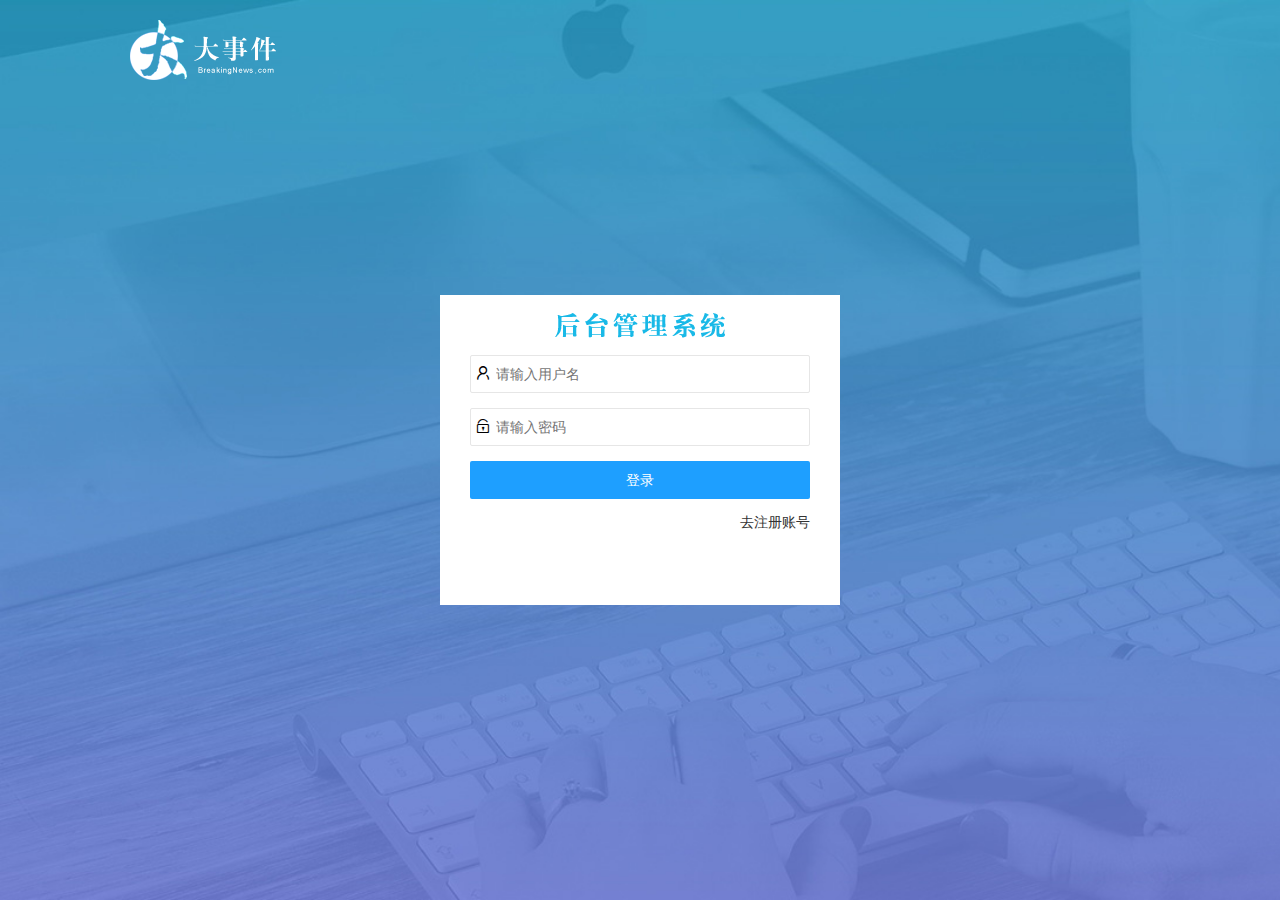
<file: index.html>
<script>
    if (localStorage.getItem('token') === null) {
        // 说明用户没有登录，所以要跳转到login.html
        location.href = '/login.html';
    }
</script>
<!DOCTYPE html>
<html>

<head>
    <meta charset="utf-8">
    <meta name="viewport" content="width=device-width, initial-scale=1, maximum-scale=1">
    <title>大事件-主页</title>
    <!-- 加载css文件 -->
    <link rel="stylesheet" href="/assets/lib/layui/css/layui.css">
    <link rel="stylesheet" href="/assets/css/index.css">
</head>

<body class="layui-layout-body">
    <div class="layui-layout layui-layout-admin">
        <div class="layui-header">
            <div class="layui-logo"><img src="./assets/images/logo.png" alt=""></div>
            <!-- 头部区域（可配合layui已有的水平导航） -->
            <ul class="layui-nav layui-layout-right">
                <li class="layui-nav-item">
                    <a class="userinfo" href="javascript:;">
                        <span class="avatar">A</span>
                        <img src="http://t.cn/RCzsdCq" class="layui-nav-img">
                        个人中心
                    </a>
                    <dl class="layui-nav-child">
                        <dd><a href="/user/userInfo.html" target="fm">基本资料</a></dd>
                        <dd><a href="/user/avatar.html" target="fm">更换头像</a></dd>
                        <dd><a href="/user/resetPwd.html" target="fm">重置密码</a></dd>
                    </dl>
                </li>
                <li class="layui-nav-item"><a href="javascript:;" id="logout"><i class="layui-this layui-icon layui-icon-logout"></i>退出</a></li>
            </ul>
        </div>

        <div class="layui-side layui-bg-black">
            <div class="layui-side-scroll">
                <div class="userinfo">
                    <span class="avatar">A</span>
                    <img src="http://t.cn/RCzsdCq" class="layui-nav-img">
                    欢迎 <span class="username">阿旭</span>
                </div>
                <!-- 左侧导航区域（可配合layui已有的垂直导航） -->
                <ul class="layui-nav layui-nav-tree" lay-filter="test" lay-shrink="all">
                    <li class="layui-this layui-nav-item"><a href=""><i class="layui-icon layui-icon-home"></i>首页</a></li>
                    <li class="layui-nav-item">
                        <a class="" href="javascript:;"><i class="layui-icon layui-icon-read"></i>文章管理</a>
                        <dl class="layui-nav-child">
                            <dd><a href="/article/category.html" target="fm"><i class="layui-icon layui-icon-app"></i>文章类别</a></dd>
                            <dd><a href="/article/articleList.html" target="fm"><i class="layui-icon layui-icon-app"></i>文章列表</a></dd>
                            <dd><a href="/article/addArticle.html" target="fm"><i class="layui-icon layui-icon-app"></i>发布文章</a></dd>
                        </dl>
                    </li>
                    <li class="layui-nav-item">
                        <a href="javascript:;"><i class="layui-icon layui-icon-username"></i>个人中心</a>
                        <dl class="layui-nav-child">
                            <dd><a href="/user/userInfo.html" target="fm"><i class="layui-icon layui-icon-app"></i>基本资料</a></dd>
                            <dd><a href="/user/avatar.html" target="fm"><i class="layui-icon layui-icon-app"></i>更换头像</a></dd>
                            <dd><a href="/user/resetPwd.html" target="fm"><i class="layui-icon layui-icon-app"></i>重置密码</a></dd>
                        </dl>
                    </li>
                </ul>
            </div>
        </div>

        <div class="layui-body">
            <!-- 内容主体区域 -->
            <iframe src="/home/dashboard.html" name="fm" frameborder="0"></iframe>
        </div>

        <div class="layui-footer">
            <!-- 底部固定区域 -->
            © www.itheima.com - 黑马程序员
        </div>
    </div>
    <!-- 加载js文件 -->
    <script src="/assets/lib/layui/layui.all.js"></script>
    <script src="/assets/lib/jquery.js"></script>
    <script src="/assets/js/common.js"></script>
    <script src="/assets/js/index.js"></script>
</body>

</html>
</file>
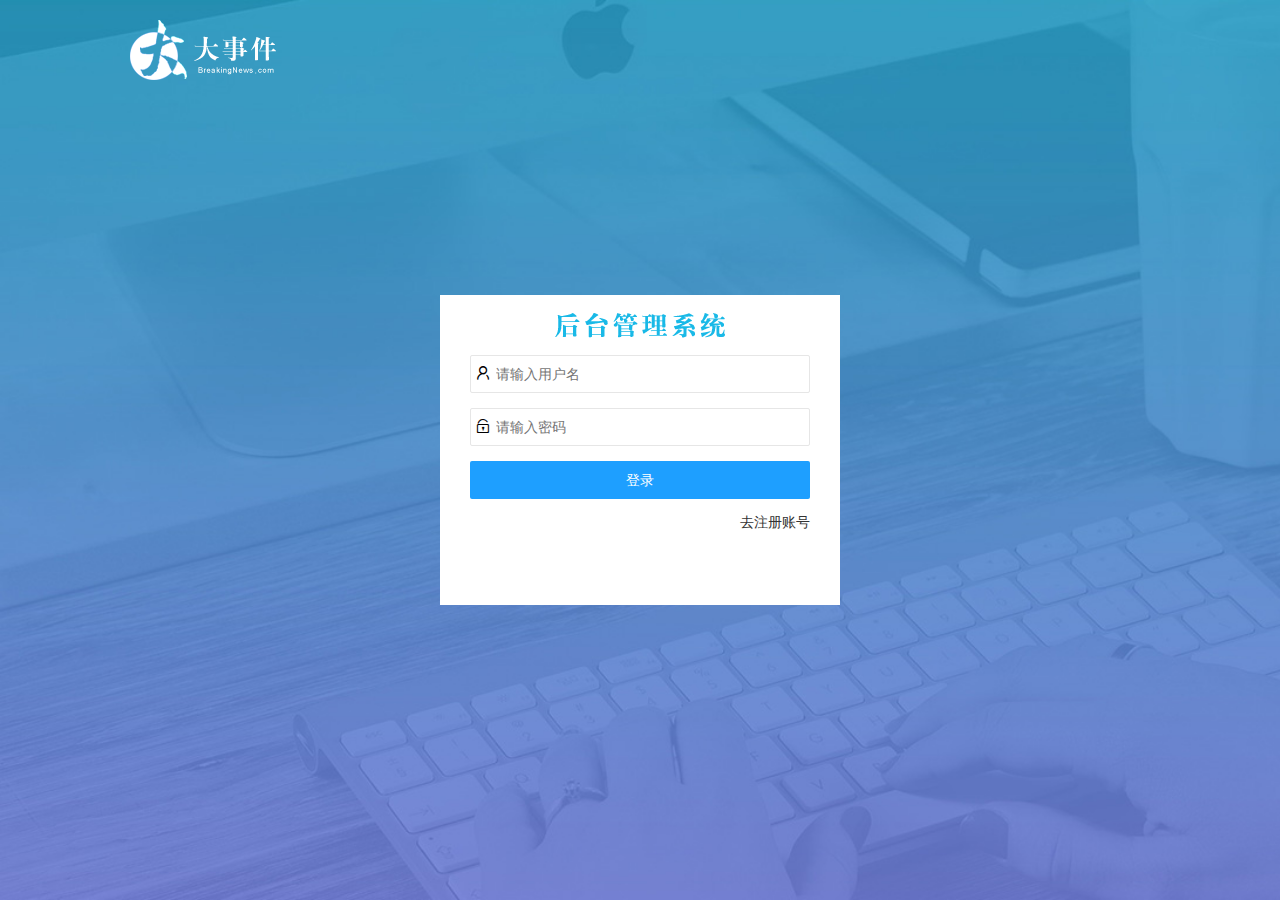
<file: login.html>
<!DOCTYPE html>
<html lang="en">

<head>
    <meta charset="UTF-8">
    <meta name="viewport" content="width=device-width, initial-scale=1.0">
    <title>Document</title>
    <!-- 加载css文件 -->
    <link rel="stylesheet" href="/assets/lib/layui/css/layui.css">
    <link rel="stylesheet" href="/assets/css/login.css">

</head>

<body>
    <!-- logo -->
    <div id="logo">
        <img src="/assets/images/logo.png" />
    </div>
    <!-- 登录 盒子 start -->
    <div id="login">
        <div class="title"></div>
        <!-- 登录表单 -->
        <form class="layui-form" action="">
            <!-- 用户名 -->
            <div class="layui-form-item">
                <i class="layui-icon layui-icon-username"></i>
                <input type="text" name="username" required lay-verify="required" placeholder="请输入用户名" autocomplete="off"
                    class="layui-input">
            </div>
            <!-- 密码 -->
            <div class="layui-form-item">
                <i class="layui-icon layui-icon-password"></i>
                <input type="password" name="password" required lay-verify="required" placeholder="请输入密码"
                    autocomplete="off" class="layui-input">
            </div>
            <!-- 按钮 -->
            <div class="layui-form-item">
                <button class="layui-btn layui-btn-fluid layui-bg-blue" lay-submit lay-filter="formDemo">登录</button>
            </div>
            <!-- 去注册 -->
            <div class="layui-form-item">
                <a href="javascript:;" id="goto-register">去注册账号</a>
            </div>
        </form>
    </div>
    <!-- 登录 盒子 end -->

    <!-- 注册 盒子 start -->
    <div id="register">
        <div class="title"></div>
        <!-- 注册表单 -->
        <form class="layui-form" action="">
            <!-- 用户名 -->
            <div class="layui-form-item">
                <i class="layui-icon layui-icon-username"></i>
                <input type="text" name="username" required lay-verify="required" placeholder="请输入用户名" autocomplete="off"
                    class="layui-input">
            </div>
            <!-- 密码 -->
            <div class="layui-form-item">
                <i class="layui-icon layui-icon-password"></i>
                <input type="password" name="password" required lay-verify="required|length|same" placeholder="请输入密码" autocomplete="off"
                    class="layui-input">
            </div>
            <!-- 确认密码 -->
            <div class="layui-form-item">
                <i class="layui-icon layui-icon-password"></i>
                <input type="password" required lay-verify="required|length|same" placeholder="请确认密码" autocomplete="off"
                    class="layui-input pwd">
            </div>
            <!-- 按钮 -->
            <div class="layui-form-item">
                <button class="layui-btn layui-btn-fluid layui-bg-blue" lay-submit lay-filter="formDemo">注册</button>
            </div>
            <!-- 去注册 -->
            <div class="layui-form-item">
                <a href="javascript:;" id="goto-login">已有账号,去登录</a>
            </div>
        </form>
    </div>
    <!-- 注册 盒子 end -->



    <!-- 加载js文件 -->
    <script src="/assets/lib/layui/layui.all.js"></script>
    <script src="/assets/lib/jquery.js"></script>
    <script src="/assets/js/common.js"></script>
    <script src="/assets/js/login.js"></script>
</body>

</html>
</file>
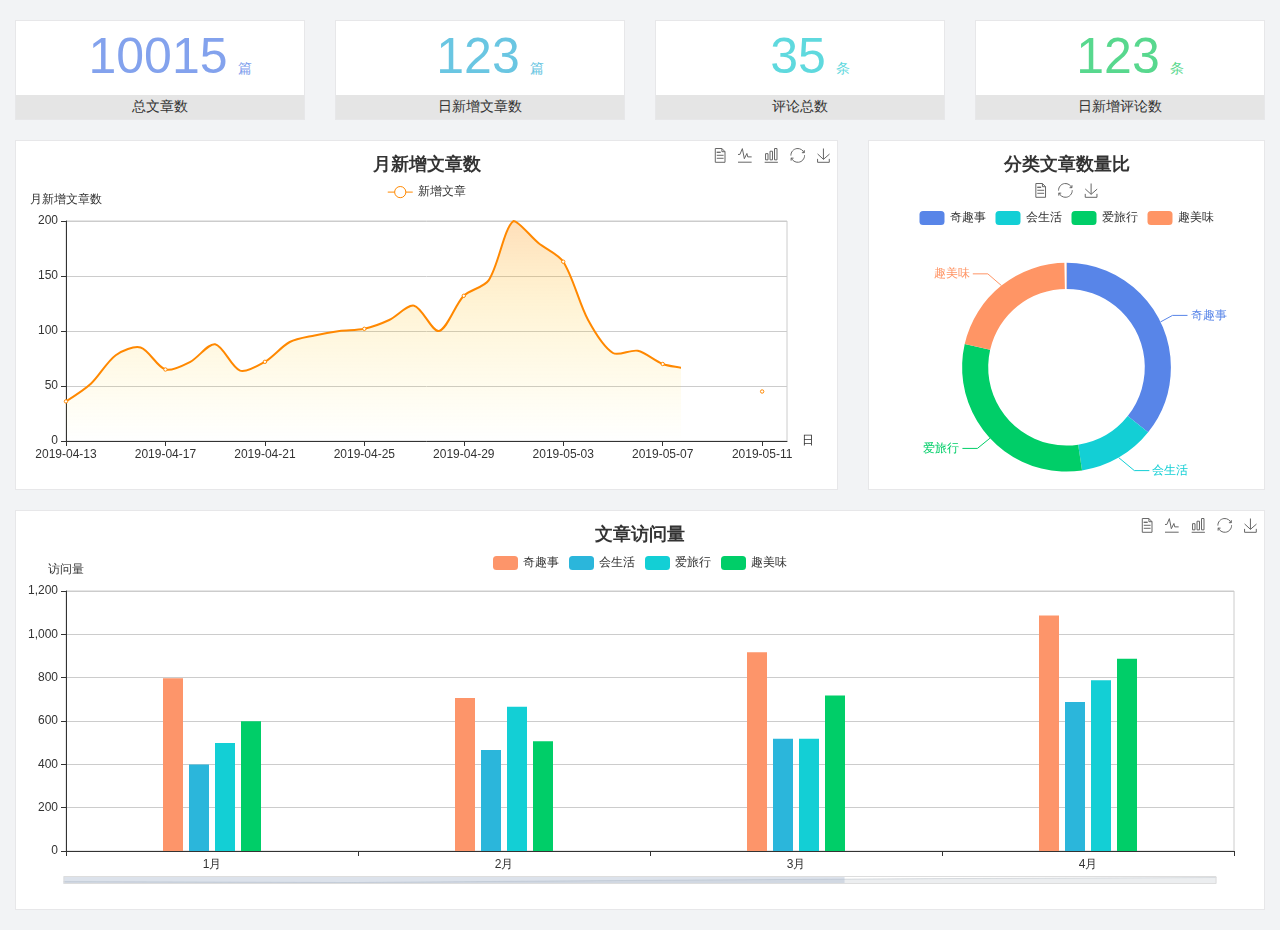
<file: home/dashboard.html>
<!DOCTYPE html>
<html lang="en">

<head>
  <meta charset="UTF-8">
  <meta name="viewport" content="width=device-width, initial-scale=1.0">
  <meta http-equiv="X-UA-Compatible" content="ie=edge">
  <title>图表统计</title>
  <link rel="stylesheet" href="../../assets/lib/bootstrap.css" />
  <link rel="stylesheet" href="../../assets/lib/main.css" />
  <script src="../../assets/lib/jquery.js"></script>
  <script type="text/javascript" src="../../assets/lib/echarts.min.js"></script>
</head>

<body>
  <div class="container-fluid">
    <div class="row spannel_list">
      <div class="col-sm-3 col-xs-6">
        <div class="spannel">
          <em>10015</em><span>篇</span>
          <b>总文章数</b>
        </div>
      </div>
      <div class="col-sm-3 col-xs-6">
        <div class="spannel scolor01">
          <em>123</em><span>篇</span>
          <b>日新增文章数</b>
        </div>
      </div>
      <div class="col-sm-3 col-xs-6">
        <div class="spannel scolor02">
          <em>35</em><span>条</span>
          <b>评论总数</b>
        </div>
      </div>
      <div class="col-sm-3 col-xs-6">
        <div class="spannel scolor03">
          <em>123</em><span>条</span>
          <b>日新增评论数</b>
        </div>
      </div>
    </div>
  </div>

  <div class="container-fluid">
    <div class="row curve-pie">
      <div class="col-lg-8 col-md-8">
        <div class="gragh_pannel" id="curve_show"></div>
      </div>
      <div class="col-lg-4 col-md-4">
        <div class="gragh_pannel" id="pie_show"></div>
      </div>
    </div>
  </div>

  <div class="container-fluid">
    <div class="column_pannel" id="column_show"></div>
  </div>

  <script>
    var oChart = echarts.init(document.getElementById('curve_show'));
    var aList_all = [
      { 'count': 36, 'date': '2019-04-13' },
      { 'count': 52, 'date': '2019-04-14' },
      { 'count': 78, 'date': '2019-04-15' },
      { 'count': 85, 'date': '2019-04-16' },
      { 'count': 65, 'date': '2019-04-17' },
      { 'count': 72, 'date': '2019-04-18' },
      { 'count': 88, 'date': '2019-04-19' },
      { 'count': 64, 'date': '2019-04-20' },
      { 'count': 72, 'date': '2019-04-21' },
      { 'count': 90, 'date': '2019-04-22' },
      { 'count': 96, 'date': '2019-04-23' },
      { 'count': 100, 'date': '2019-04-24' },
      { 'count': 102, 'date': '2019-04-25' },
      { 'count': 110, 'date': '2019-04-26' },
      { 'count': 123, 'date': '2019-04-27' },
      { 'count': 100, 'date': '2019-04-28' },
      { 'count': 132, 'date': '2019-04-29' },
      { 'count': 146, 'date': '2019-04-30' },
      { 'count': 200, 'date': '2019-05-01' },
      { 'count': 180, 'date': '2019-05-02' },
      { 'count': 163, 'date': '2019-05-03' },
      { 'count': 110, 'date': '2019-05-04' },
      { 'count': 80, 'date': '2019-05-05' },
      { 'count': 82, 'date': '2019-05-06' },
      { 'count': 70, 'date': '2019-05-07' },
      { 'count': 65, 'date': '2019-05-08' },
      { 'count': 54, 'date': '2019-05-09' },
      { 'count': 40, 'date': '2019-05-10' },
      { 'count': 45, 'date': '2019-05-11' },
      { 'count': 38, 'date': '2019-05-12' },
    ];

    let aCount = [];
    let aDate = [];

    for (var i = 0; i < aList_all.length; i++) {
      aCount.push(aList_all[i].count);
      aDate.push(aList_all[i].date);
    }

    var chartopt = {
      title: {
        text: '月新增文章数',
        left: 'center',
        top: '10'
      },
      tooltip: {
        trigger: 'axis'
      },
      legend: {
        data: ['新增文章'],
        top: '40'
      },
      toolbox: {
        show: true,
        feature: {
          mark: { show: true },
          dataView: { show: true, readOnly: false },
          magicType: { show: true, type: ['line', 'bar'] },
          restore: { show: true },
          saveAsImage: { show: true }
        }
      },
      calculable: true,
      xAxis: [
        {
          name: '日',
          type: 'category',
          boundaryGap: false,
          data: aDate
        }
      ],
      yAxis: [
        {
          name: '月新增文章数',
          type: 'value'
        }
      ],
      series: [
        {
          name: '新增文章',
          type: 'line',
          smooth: true,
          itemStyle: { normal: { areaStyle: { type: 'default' }, color: '#f80' }, lineStyle: { color: '#f80' } },
          data: aCount
        }],
      areaStyle: {
        normal: {
          color: new echarts.graphic.LinearGradient(0, 0, 0, 1, [{
            offset: 0,
            color: 'rgba(255,136,0,0.39)'
          }, {
            offset: .34,
            color: 'rgba(255,180,0,0.25)'
          }, {
            offset: 1,
            color: 'rgba(255,222,0,0.00)'
          }])

        }
      },
      grid: {
        show: true,
        x: 50,
        x2: 50,
        y: 80,
        height: 220
      }
    };

    oChart.setOption(chartopt);


    var oPie = echarts.init(document.getElementById('pie_show'));
    var oPieopt =
    {
      title: {
        top: 10,
        text: '分类文章数量比',
        x: 'center'
      },
      tooltip: {
        trigger: 'item',
        formatter: "{a} <br/>{b} : {c} ({d}%)"
      },
      color: ['#5885e8', '#13cfd5', '#00ce68', '#ff9565'],
      legend: {
        x: 'center',
        top: 65,
        data: ['奇趣事', '会生活', '爱旅行', '趣美味']
      },
      toolbox: {
        show: true,
        x: 'center',
        top: 35,
        feature: {
          mark: { show: true },
          dataView: { show: true, readOnly: false },
          magicType: {
            show: true,
            type: ['pie', 'funnel'],
            option: {
              funnel: {
                x: '25%',
                width: '50%',
                funnelAlign: 'left',
                max: 1548
              }
            }
          },
          restore: { show: true },
          saveAsImage: { show: true }
        }
      },
      calculable: true,
      series: [
        {
          name: '访问来源',
          type: 'pie',
          radius: ['45%', '60%'],
          center: ['50%', '65%'],
          data: [
            { value: 300, name: '奇趣事' },
            { value: 100, name: '会生活' },
            { value: 260, name: '爱旅行' },
            { value: 180, name: '趣美味' }
          ]
        }
      ]
    };
    oPie.setOption(oPieopt);



    var oColumn = this.echarts.init(document.getElementById('column_show'));
    var oColumnopt =
    {
      title: {
        text: '文章访问量',
        left: 'center',
        top: '10'
      },
      tooltip: {
        trigger: 'axis'
      },
      legend: {
        data: ['奇趣事', '会生活', '爱旅行', '趣美味'],
        top: '40'
      },
      toolbox: {
        show: true,
        feature: {
          mark: { show: true },
          dataView: { show: true, readOnly: false },
          magicType: { show: true, type: ['line', 'bar'] },
          restore: { show: true },
          saveAsImage: { show: true }
        }
      },
      calculable: true,
      xAxis: [
        {
          type: 'category',
          data: ['1月', '2月', '3月', '4月', '5月']
        }
      ],
      yAxis: [
        {
          name: '访问量',
          type: 'value'
        }
      ],
      series: [
        {
          name: '奇趣事',
          type: 'bar',
          barWidth: 20,
          itemStyle: {
            normal: { areaStyle: { type: 'default' }, color: '#fd956a' }
          },
          data: [800, 708, 920, 1090, 1200]
        },
        {
          name: '会生活',
          type: 'bar',
          barWidth: 20,
          itemStyle: {
            normal: { areaStyle: { type: 'default' }, color: '#2bb6db' }
          },
          data: [400, 468, 520, 690, 800]
        },
        {
          name: '爱旅行',
          type: 'bar',
          barWidth: 20,
          itemStyle: {
            normal: { areaStyle: { type: 'default' }, color: '#13cfd5' }
          },
          data: [500, 668, 520, 790, 900]
        },
        {
          name: '趣美味',
          type: 'bar',
          barWidth: 20,
          itemStyle: {
            normal: { areaStyle: { type: 'default' }, color: '#00ce68' }
          },
          data: [600, 508, 720, 890, 1000]
        }
      ],
      grid: {
        show: true,
        x: 50,
        x2: 30,
        y: 80,
        height: 260
      },
      dataZoom: [//给x轴设置滚动条
        {
          start: 0,//默认为0
          end: 100 - 1000 / 31,//默认为100
          type: 'slider',
          show: true,
          xAxisIndex: [0],
          handleSize: 0,//滑动条的 左右2个滑动条的大小
          height: 8,//组件高度
          left: 45, //左边的距离
          right: 50,//右边的距离
          bottom: 26,//右边的距离
          handleColor: '#ddd',//h滑动图标的颜色
          handleStyle: {
            borderColor: "#cacaca",
            borderWidth: "1",
            shadowBlur: 2,
            background: "#ddd",
            shadowColor: "#ddd",
          }
        }]
    };
    oColumn.setOption(oColumnopt);
  </script>
</body>

</html>
</file>
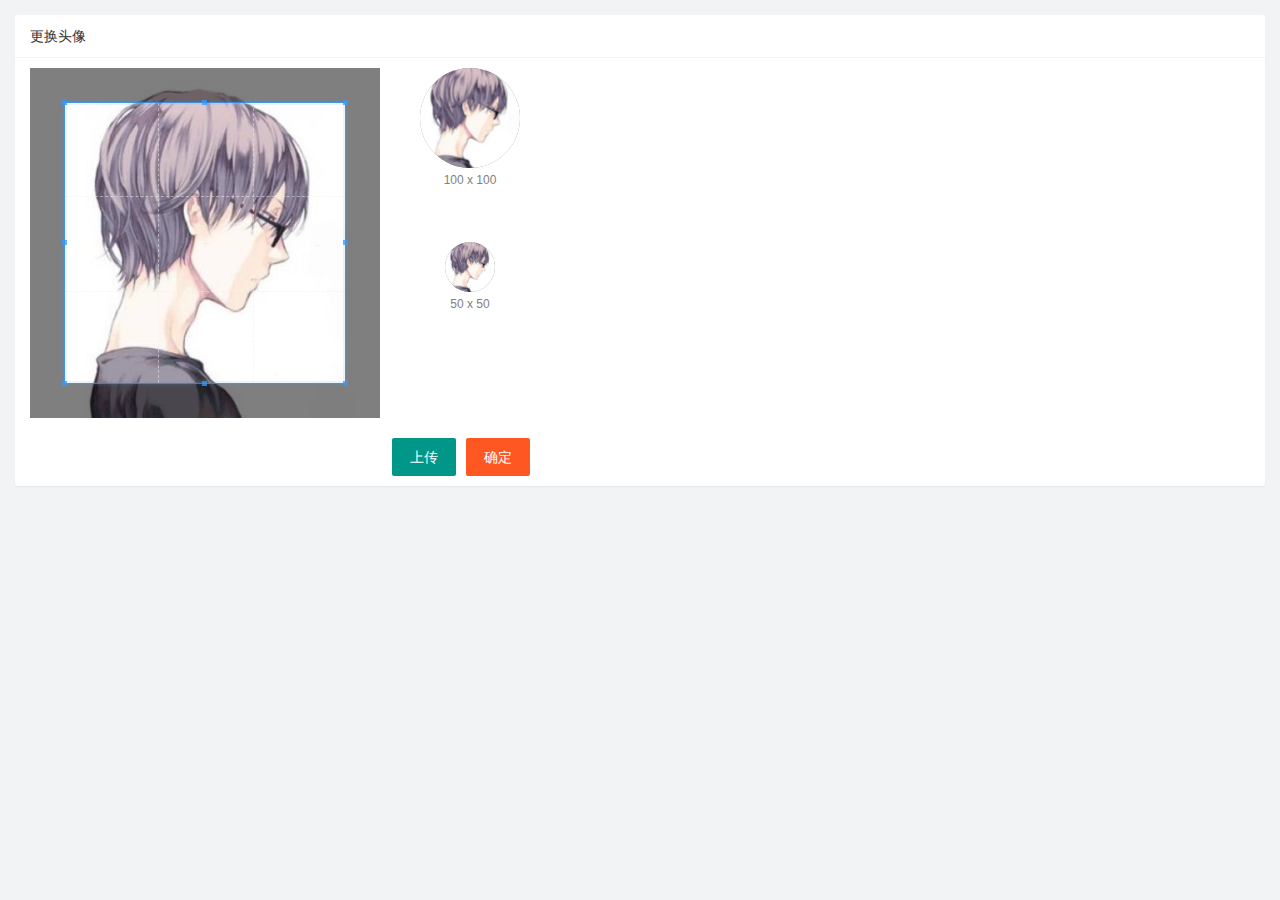
<file: user/avatar.html>
<!DOCTYPE html>
<html lang="en">

<head>
    <meta charset="UTF-8">
    <meta name="viewport" content="width=device-width, initial-scale=1.0">
    <title>Document</title>
    <link rel="stylesheet" href="../assets/lib/layui/css/layui.css">
    <link rel="stylesheet" href="../assets/lib/cropper/cropper.css">
    <link rel="stylesheet" href="../assets/css/user/avatar.css">
</head>

<body>
    <div class="layui-card">
        <div class="layui-card-header">更换头像</div>
        <div class="layui-card-body">
            <!-- 第一行的图片裁剪和预览区域 -->
            <div class="row1">
                <!-- 图片裁剪区域 -->
                <div class="cropper-box">
                    <!-- 这个 img 标签很重要，将来会把它初始化为裁剪区域 -->
                    <img id="image" src="/assets/images/12333.jpg" />
                </div>
                <!-- 图片的预览区域 -->
                <div class="preview-box">
                    <div>
                        <!-- 宽高为 100px 的预览区域 -->
                        <div class="img-preview w100"></div>
                        <p class="size">100 x 100</p>
                    </div>
                    <div>
                        <!-- 宽高为 50px 的预览区域 -->
                        <div class="img-preview w50"></div>
                        <p class="size">50 x 50</p>
                    </div>
                </div>
            </div>

            <!-- 第二行的按钮区域 -->
            <div class="row2">
                <!-- input accept属性 image/* 表示支持全部格式图片 -->
                <input type="file" id="file" style="display: none;" accept="image/*"> 
                <button type="button" class="layui-btn">上传</button>
                <button type="button" class="layui-btn layui-btn-danger">确定</button>
            </div>
        </div>
    </div>
    <script src="../assets/lib/jquery.js"></script>
    <script src="../assets/lib/layui/layui.all.js"></script>
    <script src="../assets/lib/cropper/Cropper.js"></script>
    <script src="../assets/lib/cropper/jquery-cropper.js"></script>
    <script src="../assets/js/common.js"></script>
    <script src="../assets/js/user/avatar.js"></script>
</body>

</html>
</file>
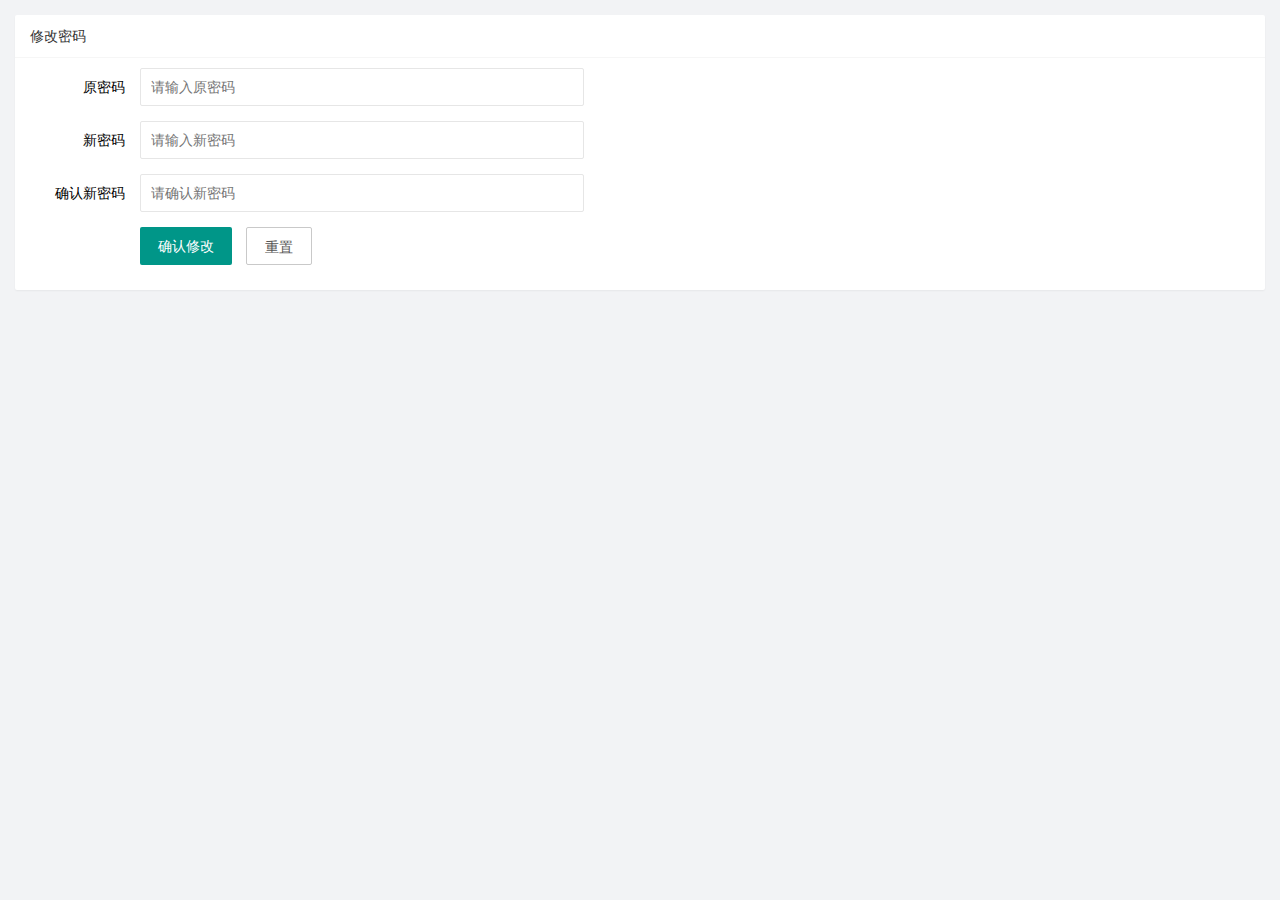
<file: user/resetPwd.html>
<!DOCTYPE html>
<html lang="en">
<head>
    <meta charset="UTF-8">
    <meta name="viewport" content="width=device-width, initial-scale=1.0">
    <title>Document</title>
    <link rel="stylesheet" href="/assets/lib/layui/css/layui.css">
    <link rel="stylesheet" href="/assets/css/user/resetPwd.css">
</head>
<body>
    <div class="layui-card">
        <div class="layui-card-header">修改密码</div>
        <div class="layui-card-body">
            <form class="layui-form" action="" lay-filter="user">
                <!-- 原密码 start -->
                <div class="layui-form-item">
                    <label class="layui-form-label">原密码</label>
                    <div class="layui-input-block">
                        <input type="password" name="oldPwd" required lay-verify="required|len" placeholder="请输入原密码" autocomplete="off"
                            class="layui-input">
                    </div>
                </div>
                <!-- 原密码 end -->


                <!-- 新密码 start -->
                <div class="layui-form-item">
                    <label class="layui-form-label">新密码</label>
                    <div class="layui-input-block">
                        <input type="password" name="newPwd" required lay-verify="required|len|diff" placeholder="请输入新密码" autocomplete="off"
                            class="layui-input">
                    </div>
                </div>
                <!-- 新密码 end -->


                <!-- 确认密码 start -->
                <div class="layui-form-item">
                    <label class="layui-form-label">确认新密码</label>
                    <div class="layui-input-block">
                        <input type="password" required lay-verify="required|len|same" placeholder="请确认新密码" autocomplete="off"
                            class="layui-input">
                    </div>
                </div>
                <!-- 确认密码 end -->

                <!-- 底部按钮 start -->
                <div class="layui-form-item">
                    <div class="layui-input-block">
                      <button class="layui-btn" lay-submit lay-filter="formDemo">确认修改</button>
                      <button type="reset" class="layui-btn layui-btn-primary">重置</button>
                    </div>
                  </div>
                <!-- 底部按钮 end -->
            </form>
        </div>
    </div>

    <script src="../assets/lib/jquery.js"></script>
    <script src="../assets/lib/layui/layui.all.js"></script>
    <script src="../assets/js/common.js"></script>
    <script src="../assets/js/user/resetPwd.js"></script>
</body>
</html>
</file>
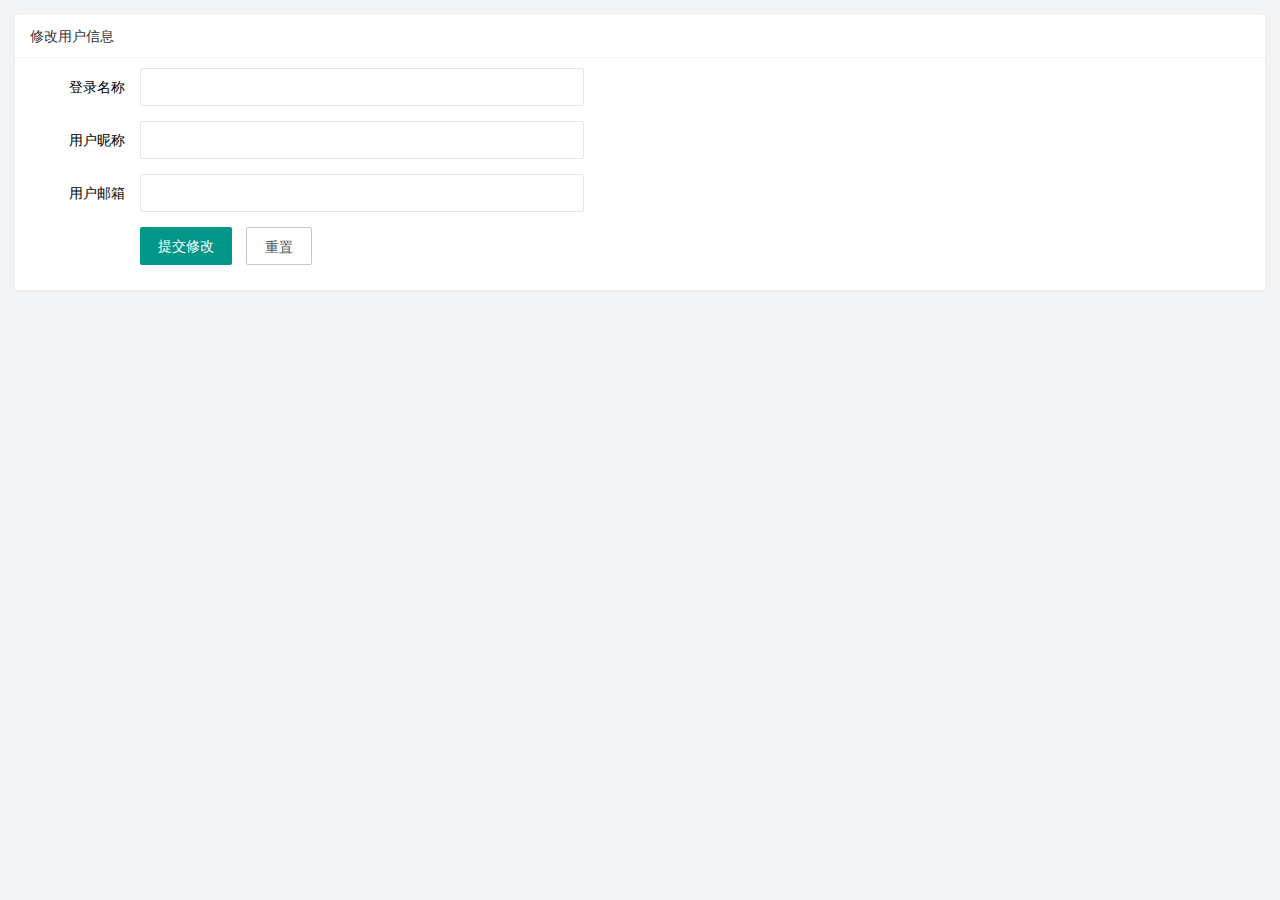
<file: user/userInfo.html>
<!DOCTYPE html>
<html lang="en">

<head>
    <meta charset="UTF-8">
    <meta name="viewport" content="width=device-width, initial-scale=1.0">
    <title>Document</title>
    <link rel="stylesheet" href="../assets/lib/layui/css/layui.css">
    <link rel="stylesheet" href="../assets/css/user/userInfo.css">
</head>

<body>
    <div class="layui-card">
        <div class="layui-card-header">修改用户信息</div>
        <div class="layui-card-body">
            <form class="layui-form" action="" lay-filter="user">
                <!-- 登录名称 start -->
                <div class="layui-form-item">
                    <label class="layui-form-label">登录名称</label>
                    <div class="layui-input-block">
                        <input type="text" name="username" disabled required lay-verify="required" autocomplete="off"
                            class="layui-input">
                    </div>
                </div>
                <!-- 登录名称 end -->


                <!-- 用户昵称 start -->
                <div class="layui-form-item">
                    <label class="layui-form-label">用户昵称</label>
                    <div class="layui-input-block">
                        <input type="text" name="nickname" required lay-verify="required" autocomplete="off"
                            class="layui-input">
                    </div>
                </div>
                <!-- 用户昵称 end -->


                <!-- 用户邮箱 start -->
                <div class="layui-form-item">
                    <label class="layui-form-label">用户邮箱</label>
                    <div class="layui-input-block">
                        <input type="text" name="email" required lay-verify="required|email" autocomplete="off"
                            class="layui-input">
                    </div>
                </div>
                <!-- 用户邮箱 end -->

                <!-- 底部按钮 start -->
                <div class="layui-form-item">
                    <div class="layui-input-block">
                      <input type="hidden" name="id">
                      <button class="layui-btn" lay-submit lay-filter="formDemo">提交修改</button>
                      <button type="reset" class="layui-btn layui-btn-primary">重置</button>
                    </div>
                  </div>
                <!-- 底部按钮 end -->
            </form>
        </div>
    </div>

    <script src="../assets/lib/jquery.js"></script>
    <script src="../assets/lib/layui/layui.all.js"></script>
    <script src="../assets/js/common.js"></script>
    <script src="../assets/js/user/userInfo.js"></script>
</body>

</html>
</file>
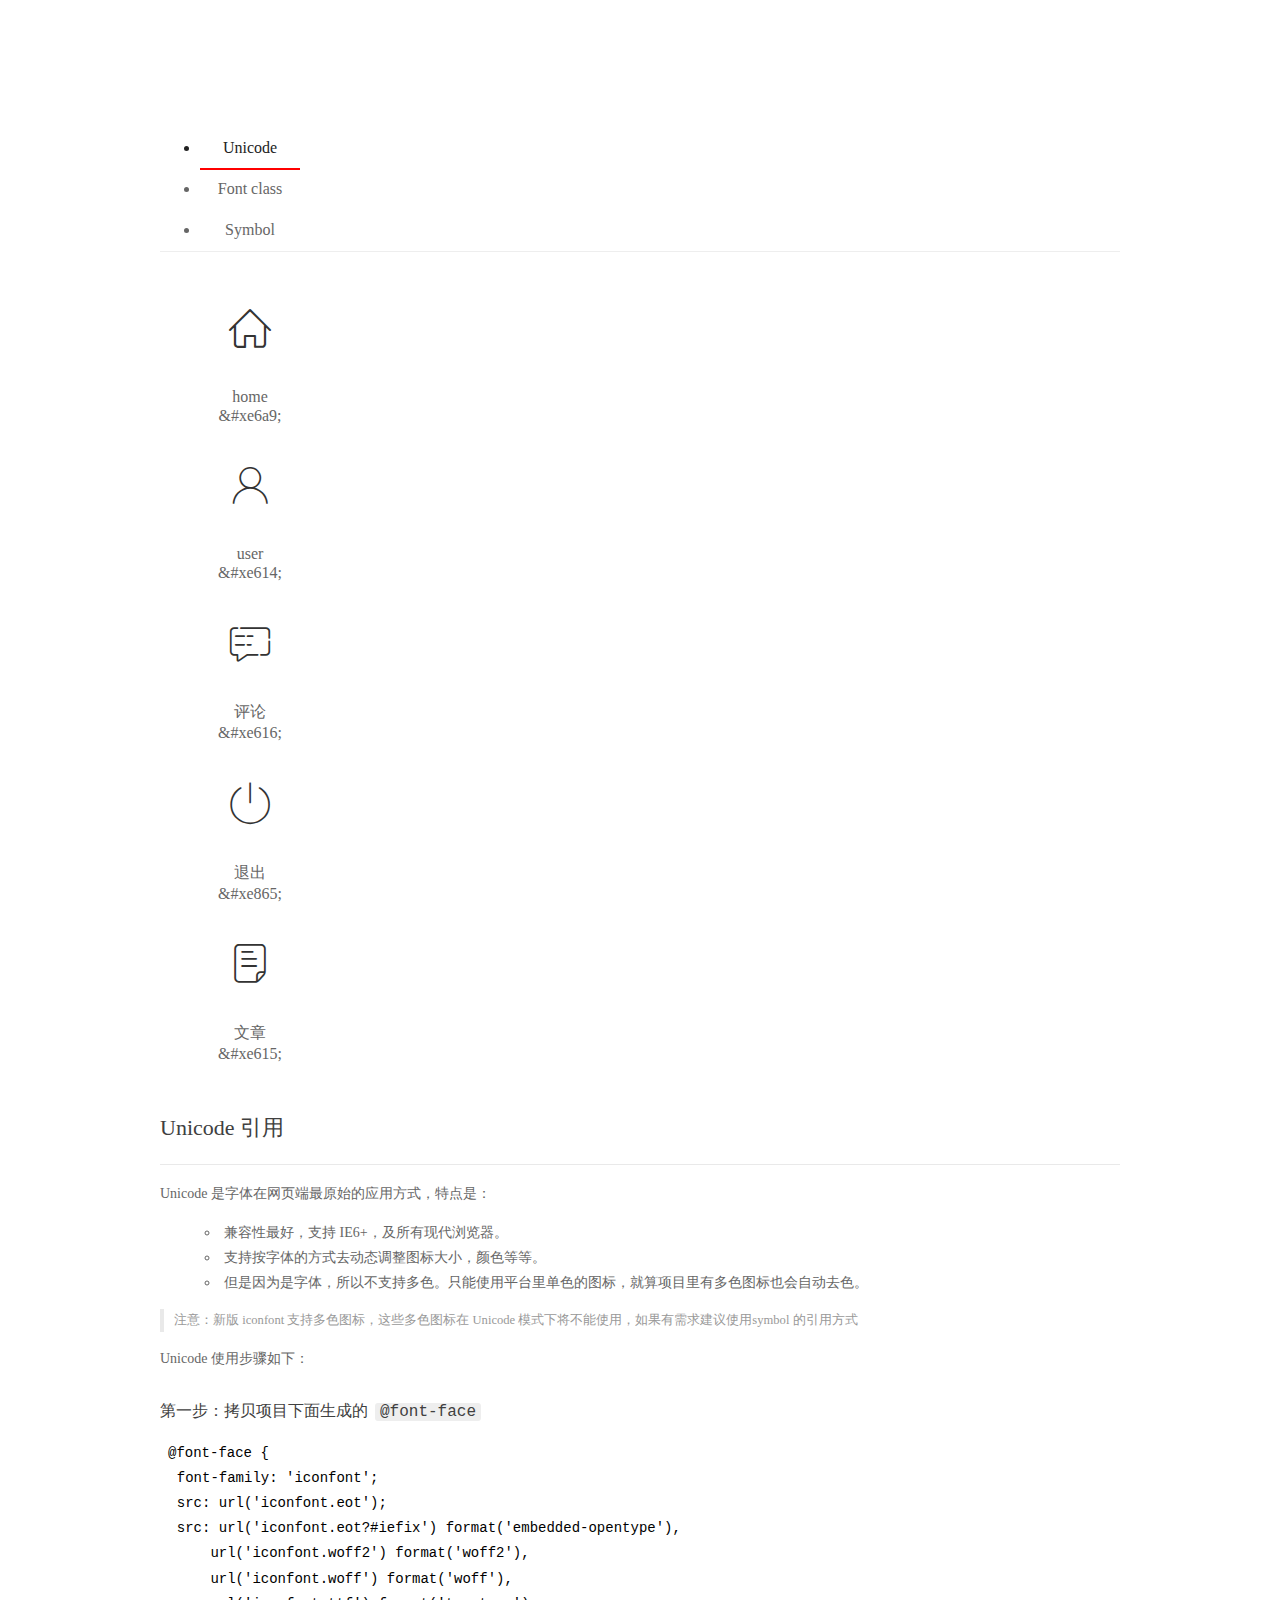
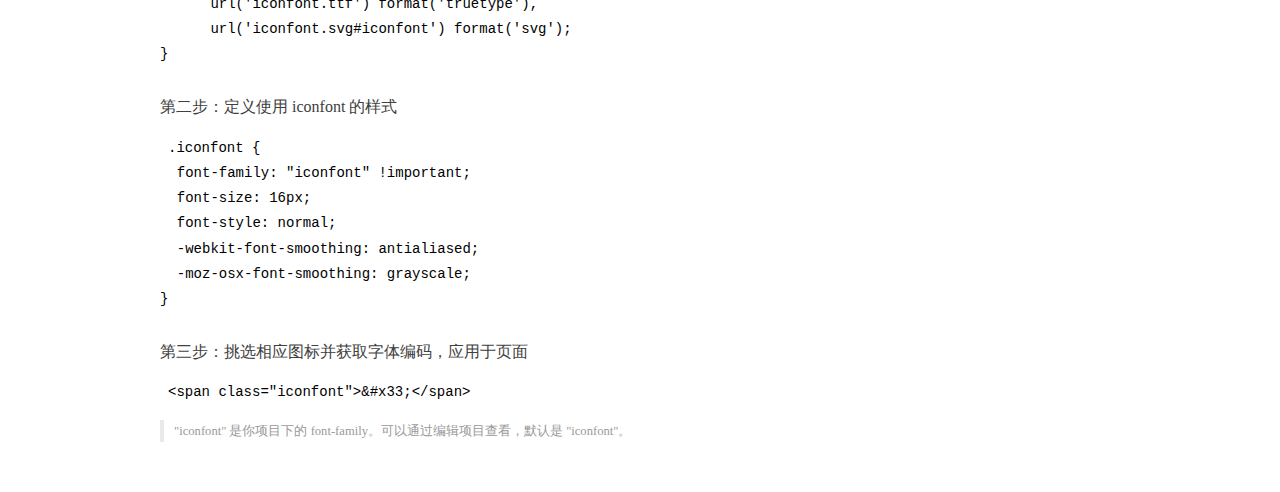
<file: assets/fonts/demo_index.html>
<!DOCTYPE html>
<html>
<head>
  <meta charset="utf-8"/>
  <title>IconFont Demo</title>
  <link rel="shortcut icon" href="https://gtms04.alicdn.com/tps/i4/TB1_oz6GVXXXXaFXpXXJDFnIXXX-64-64.ico" type="image/x-icon"/>
  <link rel="stylesheet" href="https://g.alicdn.com/thx/cube/1.3.2/cube.min.css">
  <link rel="stylesheet" href="demo.css">
  <link rel="stylesheet" href="iconfont.css">
  <script src="iconfont.js"></script>
  <!-- jQuery -->
  <script src="https://a1.alicdn.com/oss/uploads/2018/12/26/7bfddb60-08e8-11e9-9b04-53e73bb6408b.js"></script>
  <!-- 代码高亮 -->
  <script src="https://a1.alicdn.com/oss/uploads/2018/12/26/a3f714d0-08e6-11e9-8a15-ebf944d7534c.js"></script>
</head>
<body>
  <div class="main">
    <h1 class="logo"><a href="https://www.iconfont.cn/" title="iconfont 首页" target="_blank">&#xe86b;</a></h1>
    <div class="nav-tabs">
      <ul id="tabs" class="dib-box">
        <li class="dib active"><span>Unicode</span></li>
        <li class="dib"><span>Font class</span></li>
        <li class="dib"><span>Symbol</span></li>
      </ul>
      
    </div>
    <div class="tab-container">
      <div class="content unicode" style="display: block;">
          <ul class="icon_lists dib-box">
          
            <li class="dib">
              <span class="icon iconfont">&#xe6a9;</span>
                <div class="name">home</div>
                <div class="code-name">&amp;#xe6a9;</div>
              </li>
          
            <li class="dib">
              <span class="icon iconfont">&#xe614;</span>
                <div class="name">user</div>
                <div class="code-name">&amp;#xe614;</div>
              </li>
          
            <li class="dib">
              <span class="icon iconfont">&#xe616;</span>
                <div class="name">评论</div>
                <div class="code-name">&amp;#xe616;</div>
              </li>
          
            <li class="dib">
              <span class="icon iconfont">&#xe865;</span>
                <div class="name">退出</div>
                <div class="code-name">&amp;#xe865;</div>
              </li>
          
            <li class="dib">
              <span class="icon iconfont">&#xe615;</span>
                <div class="name">文章</div>
                <div class="code-name">&amp;#xe615;</div>
              </li>
          
          </ul>
          <div class="article markdown">
          <h2 id="unicode-">Unicode 引用</h2>
          <hr>

          <p>Unicode 是字体在网页端最原始的应用方式，特点是：</p>
          <ul>
            <li>兼容性最好，支持 IE6+，及所有现代浏览器。</li>
            <li>支持按字体的方式去动态调整图标大小，颜色等等。</li>
            <li>但是因为是字体，所以不支持多色。只能使用平台里单色的图标，就算项目里有多色图标也会自动去色。</li>
          </ul>
          <blockquote>
            <p>注意：新版 iconfont 支持多色图标，这些多色图标在 Unicode 模式下将不能使用，如果有需求建议使用symbol 的引用方式</p>
          </blockquote>
          <p>Unicode 使用步骤如下：</p>
          <h3 id="-font-face">第一步：拷贝项目下面生成的 <code>@font-face</code></h3>
<pre><code class="language-css"
>@font-face {
  font-family: 'iconfont';
  src: url('iconfont.eot');
  src: url('iconfont.eot?#iefix') format('embedded-opentype'),
      url('iconfont.woff2') format('woff2'),
      url('iconfont.woff') format('woff'),
      url('iconfont.ttf') format('truetype'),
      url('iconfont.svg#iconfont') format('svg');
}
</code></pre>
          <h3 id="-iconfont-">第二步：定义使用 iconfont 的样式</h3>
<pre><code class="language-css"
>.iconfont {
  font-family: "iconfont" !important;
  font-size: 16px;
  font-style: normal;
  -webkit-font-smoothing: antialiased;
  -moz-osx-font-smoothing: grayscale;
}
</code></pre>
          <h3 id="-">第三步：挑选相应图标并获取字体编码，应用于页面</h3>
<pre>
<code class="language-html"
>&lt;span class="iconfont"&gt;&amp;#x33;&lt;/span&gt;
</code></pre>
          <blockquote>
            <p>"iconfont" 是你项目下的 font-family。可以通过编辑项目查看，默认是 "iconfont"。</p>
          </blockquote>
          </div>
      </div>
      <div class="content font-class">
        <ul class="icon_lists dib-box">
          
          <li class="dib">
            <span class="icon iconfont icon-home"></span>
            <div class="name">
              home
            </div>
            <div class="code-name">.icon-home
            </div>
          </li>
          
          <li class="dib">
            <span class="icon iconfont icon-user"></span>
            <div class="name">
              user
            </div>
            <div class="code-name">.icon-user
            </div>
          </li>
          
          <li class="dib">
            <span class="icon iconfont icon-pinglun"></span>
            <div class="name">
              评论
            </div>
            <div class="code-name">.icon-pinglun
            </div>
          </li>
          
          <li class="dib">
            <span class="icon iconfont icon-tuichu"></span>
            <div class="name">
              退出
            </div>
            <div class="code-name">.icon-tuichu
            </div>
          </li>
          
          <li class="dib">
            <span class="icon iconfont icon-16"></span>
            <div class="name">
              文章
            </div>
            <div class="code-name">.icon-16
            </div>
          </li>
          
        </ul>
        <div class="article markdown">
        <h2 id="font-class-">font-class 引用</h2>
        <hr>

        <p>font-class 是 Unicode 使用方式的一种变种，主要是解决 Unicode 书写不直观，语意不明确的问题。</p>
        <p>与 Unicode 使用方式相比，具有如下特点：</p>
        <ul>
          <li>兼容性良好，支持 IE8+，及所有现代浏览器。</li>
          <li>相比于 Unicode 语意明确，书写更直观。可以很容易分辨这个 icon 是什么。</li>
          <li>因为使用 class 来定义图标，所以当要替换图标时，只需要修改 class 里面的 Unicode 引用。</li>
          <li>不过因为本质上还是使用的字体，所以多色图标还是不支持的。</li>
        </ul>
        <p>使用步骤如下：</p>
        <h3 id="-fontclass-">第一步：引入项目下面生成的 fontclass 代码：</h3>
<pre><code class="language-html">&lt;link rel="stylesheet" href="./iconfont.css"&gt;
</code></pre>
        <h3 id="-">第二步：挑选相应图标并获取类名，应用于页面：</h3>
<pre><code class="language-html">&lt;span class="iconfont icon-xxx"&gt;&lt;/span&gt;
</code></pre>
        <blockquote>
          <p>"
            iconfont" 是你项目下的 font-family。可以通过编辑项目查看，默认是 "iconfont"。</p>
        </blockquote>
      </div>
      </div>
      <div class="content symbol">
          <ul class="icon_lists dib-box">
          
            <li class="dib">
                <svg class="icon svg-icon" aria-hidden="true">
                  <use xlink:href="#icon-home"></use>
                </svg>
                <div class="name">home</div>
                <div class="code-name">#icon-home</div>
            </li>
          
            <li class="dib">
                <svg class="icon svg-icon" aria-hidden="true">
                  <use xlink:href="#icon-user"></use>
                </svg>
                <div class="name">user</div>
                <div class="code-name">#icon-user</div>
            </li>
          
            <li class="dib">
                <svg class="icon svg-icon" aria-hidden="true">
                  <use xlink:href="#icon-pinglun"></use>
                </svg>
                <div class="name">评论</div>
                <div class="code-name">#icon-pinglun</div>
            </li>
          
            <li class="dib">
                <svg class="icon svg-icon" aria-hidden="true">
                  <use xlink:href="#icon-tuichu"></use>
                </svg>
                <div class="name">退出</div>
                <div class="code-name">#icon-tuichu</div>
            </li>
          
            <li class="dib">
                <svg class="icon svg-icon" aria-hidden="true">
                  <use xlink:href="#icon-16"></use>
                </svg>
                <div class="name">文章</div>
                <div class="code-name">#icon-16</div>
            </li>
          
          </ul>
          <div class="article markdown">
          <h2 id="symbol-">Symbol 引用</h2>
          <hr>

          <p>这是一种全新的使用方式，应该说这才是未来的主流，也是平台目前推荐的用法。相关介绍可以参考这篇<a href="">文章</a>
            这种用法其实是做了一个 SVG 的集合，与另外两种相比具有如下特点：</p>
          <ul>
            <li>支持多色图标了，不再受单色限制。</li>
            <li>通过一些技巧，支持像字体那样，通过 <code>font-size</code>, <code>color</code> 来调整样式。</li>
            <li>兼容性较差，支持 IE9+，及现代浏览器。</li>
            <li>浏览器渲染 SVG 的性能一般，还不如 png。</li>
          </ul>
          <p>使用步骤如下：</p>
          <h3 id="-symbol-">第一步：引入项目下面生成的 symbol 代码：</h3>
<pre><code class="language-html">&lt;script src="./iconfont.js"&gt;&lt;/script&gt;
</code></pre>
          <h3 id="-css-">第二步：加入通用 CSS 代码（引入一次就行）：</h3>
<pre><code class="language-html">&lt;style&gt;
.icon {
  width: 1em;
  height: 1em;
  vertical-align: -0.15em;
  fill: currentColor;
  overflow: hidden;
}
&lt;/style&gt;
</code></pre>
          <h3 id="-">第三步：挑选相应图标并获取类名，应用于页面：</h3>
<pre><code class="language-html">&lt;svg class="icon" aria-hidden="true"&gt;
  &lt;use xlink:href="#icon-xxx"&gt;&lt;/use&gt;
&lt;/svg&gt;
</code></pre>
          </div>
      </div>

    </div>
  </div>
  <script>
  $(document).ready(function () {
      $('.tab-container .content:first').show()

      $('#tabs li').click(function (e) {
        var tabContent = $('.tab-container .content')
        var index = $(this).index()

        if ($(this).hasClass('active')) {
          return
        } else {
          $('#tabs li').removeClass('active')
          $(this).addClass('active')

          tabContent.hide().eq(index).fadeIn()
        }
      })
    })
  </script>
</body>
</html>
</file>
<file: assets/lib/layui/css/layui.css>
/** layui-v2.5.6 MIT License By https://www.layui.com */
 .layui-inline,img{display:inline-block;vertical-align:middle}h1,h2,h3,h4,h5,h6{font-weight:400}.layui-edge,.layui-header,.layui-inline,.layui-main{position:relative}.layui-body,.layui-edge,.layui-elip{overflow:hidden}.layui-btn,.layui-edge,.layui-inline,img{vertical-align:middle}.layui-btn,.layui-disabled,.layui-icon,.layui-unselect{-moz-user-select:none;-webkit-user-select:none;-ms-user-select:none}.layui-elip,.layui-form-checkbox span,.layui-form-pane .layui-form-label{text-overflow:ellipsis;white-space:nowrap}.layui-breadcrumb,.layui-tree-btnGroup{visibility:hidden}blockquote,body,button,dd,div,dl,dt,form,h1,h2,h3,h4,h5,h6,input,li,ol,p,pre,td,textarea,th,ul{margin:0;padding:0;-webkit-tap-highlight-color:rgba(0,0,0,0)}a:active,a:hover{outline:0}img{border:none}li{list-style:none}table{border-collapse:collapse;border-spacing:0}h4,h5,h6{font-size:100%}button,input,optgroup,option,select,textarea{font-family:inherit;font-size:inherit;font-style:inherit;font-weight:inherit;outline:0}pre{white-space:pre-wrap;white-space:-moz-pre-wrap;white-space:-pre-wrap;white-space:-o-pre-wrap;word-wrap:break-word}body{line-height:24px;font:14px Helvetica Neue,Helvetica,PingFang SC,Tahoma,Arial,sans-serif}hr{height:1px;margin:10px 0;border:0;clear:both}a{color:#333;text-decoration:none}a:hover{color:#777}a cite{font-style:normal;*cursor:pointer}.layui-border-box,.layui-border-box *{box-sizing:border-box}.layui-box,.layui-box *{box-sizing:content-box}.layui-clear{clear:both;*zoom:1}.layui-clear:after{content:'\20';clear:both;*zoom:1;display:block;height:0}.layui-inline{*display:inline;*zoom:1}.layui-edge{display:inline-block;width:0;height:0;border-width:6px;border-style:dashed;border-color:transparent}.layui-edge-top{top:-4px;border-bottom-color:#999;border-bottom-style:solid}.layui-edge-right{border-left-color:#999;border-left-style:solid}.layui-edge-bottom{top:2px;border-top-color:#999;border-top-style:solid}.layui-edge-left{border-right-color:#999;border-right-style:solid}.layui-disabled,.layui-disabled:hover{color:#d2d2d2!important;cursor:not-allowed!important}.layui-circle{border-radius:100%}.layui-show{display:block!important}.layui-hide{display:none!important}@font-face{font-family:layui-icon;src:url(../font/iconfont.eot?v=256);src:url(../font/iconfont.eot?v=256#iefix) format('embedded-opentype'),url(../font/iconfont.woff2?v=256) format('woff2'),url(../font/iconfont.woff?v=256) format('woff'),url(../font/iconfont.ttf?v=256) format('truetype'),url(../font/iconfont.svg?v=256#layui-icon) format('svg')}.layui-icon{font-family:layui-icon!important;font-size:16px;font-style:normal;-webkit-font-smoothing:antialiased;-moz-osx-font-smoothing:grayscale}.layui-icon-reply-fill:before{content:"\e611"}.layui-icon-set-fill:before{content:"\e614"}.layui-icon-menu-fill:before{content:"\e60f"}.layui-icon-search:before{content:"\e615"}.layui-icon-share:before{content:"\e641"}.layui-icon-set-sm:before{content:"\e620"}.layui-icon-engine:before{content:"\e628"}.layui-icon-close:before{content:"\1006"}.layui-icon-close-fill:before{content:"\1007"}.layui-icon-chart-screen:before{content:"\e629"}.layui-icon-star:before{content:"\e600"}.layui-icon-circle-dot:before{content:"\e617"}.layui-icon-chat:before{content:"\e606"}.layui-icon-release:before{content:"\e609"}.layui-icon-list:before{content:"\e60a"}.layui-icon-chart:before{content:"\e62c"}.layui-icon-ok-circle:before{content:"\1005"}.layui-icon-layim-theme:before{content:"\e61b"}.layui-icon-table:before{content:"\e62d"}.layui-icon-right:before{content:"\e602"}.layui-icon-left:before{content:"\e603"}.layui-icon-cart-simple:before{content:"\e698"}.layui-icon-face-cry:before{content:"\e69c"}.layui-icon-face-smile:before{content:"\e6af"}.layui-icon-survey:before{content:"\e6b2"}.layui-icon-tree:before{content:"\e62e"}.layui-icon-ie:before{content:"\e7bb"}.layui-icon-upload-circle:before{content:"\e62f"}.layui-icon-add-circle:before{content:"\e61f"}.layui-icon-download-circle:before{content:"\e601"}.layui-icon-templeate-1:before{content:"\e630"}.layui-icon-util:before{content:"\e631"}.layui-icon-face-surprised:before{content:"\e664"}.layui-icon-edit:before{content:"\e642"}.layui-icon-speaker:before{content:"\e645"}.layui-icon-down:before{content:"\e61a"}.layui-icon-file:before{content:"\e621"}.layui-icon-layouts:before{content:"\e632"}.layui-icon-rate-half:before{content:"\e6c9"}.layui-icon-add-circle-fine:before{content:"\e608"}.layui-icon-prev-circle:before{content:"\e633"}.layui-icon-read:before{content:"\e705"}.layui-icon-404:before{content:"\e61c"}.layui-icon-carousel:before{content:"\e634"}.layui-icon-help:before{content:"\e607"}.layui-icon-code-circle:before{content:"\e635"}.layui-icon-windows:before{content:"\e67f"}.layui-icon-water:before{content:"\e636"}.layui-icon-username:before{content:"\e66f"}.layui-icon-find-fill:before{content:"\e670"}.layui-icon-about:before{content:"\e60b"}.layui-icon-location:before{content:"\e715"}.layui-icon-up:before{content:"\e619"}.layui-icon-pause:before{content:"\e651"}.layui-icon-date:before{content:"\e637"}.layui-icon-layim-uploadfile:before{content:"\e61d"}.layui-icon-delete:before{content:"\e640"}.layui-icon-play:before{content:"\e652"}.layui-icon-top:before{content:"\e604"}.layui-icon-firefox:before{content:"\e686"}.layui-icon-friends:before{content:"\e612"}.layui-icon-refresh-3:before{content:"\e9aa"}.layui-icon-ok:before{content:"\e605"}.layui-icon-layer:before{content:"\e638"}.layui-icon-face-smile-fine:before{content:"\e60c"}.layui-icon-dollar:before{content:"\e659"}.layui-icon-group:before{content:"\e613"}.layui-icon-layim-download:before{content:"\e61e"}.layui-icon-picture-fine:before{content:"\e60d"}.layui-icon-link:before{content:"\e64c"}.layui-icon-diamond:before{content:"\e735"}.layui-icon-log:before{content:"\e60e"}.layui-icon-key:before{content:"\e683"}.layui-icon-rate-solid:before{content:"\e67a"}.layui-icon-fonts-del:before{content:"\e64f"}.layui-icon-unlink:before{content:"\e64d"}.layui-icon-fonts-clear:before{content:"\e639"}.layui-icon-triangle-r:before{content:"\e623"}.layui-icon-circle:before{content:"\e63f"}.layui-icon-radio:before{content:"\e643"}.layui-icon-align-center:before{content:"\e647"}.layui-icon-align-right:before{content:"\e648"}.layui-icon-align-left:before{content:"\e649"}.layui-icon-loading-1:before{content:"\e63e"}.layui-icon-return:before{content:"\e65c"}.layui-icon-fonts-strong:before{content:"\e62b"}.layui-icon-upload:before{content:"\e67c"}.layui-icon-dialogue:before{content:"\e63a"}.layui-icon-video:before{content:"\e6ed"}.layui-icon-headset:before{content:"\e6fc"}.layui-icon-cellphone-fine:before{content:"\e63b"}.layui-icon-add-1:before{content:"\e654"}.layui-icon-face-smile-b:before{content:"\e650"}.layui-icon-fonts-html:before{content:"\e64b"}.layui-icon-screen-full:before{content:"\e622"}.layui-icon-form:before{content:"\e63c"}.layui-icon-cart:before{content:"\e657"}.layui-icon-camera-fill:before{content:"\e65d"}.layui-icon-tabs:before{content:"\e62a"}.layui-icon-heart-fill:before{content:"\e68f"}.layui-icon-fonts-code:before{content:"\e64e"}.layui-icon-ios:before{content:"\e680"}.layui-icon-at:before{content:"\e687"}.layui-icon-fire:before{content:"\e756"}.layui-icon-set:before{content:"\e716"}.layui-icon-fonts-u:before{content:"\e646"}.layui-icon-triangle-d:before{content:"\e625"}.layui-icon-tips:before{content:"\e702"}.layui-icon-picture:before{content:"\e64a"}.layui-icon-more-vertical:before{content:"\e671"}.layui-icon-bluetooth:before{content:"\e689"}.layui-icon-flag:before{content:"\e66c"}.layui-icon-loading:before{content:"\e63d"}.layui-icon-fonts-i:before{content:"\e644"}.layui-icon-refresh-1:before{content:"\e666"}.layui-icon-rmb:before{content:"\e65e"}.layui-icon-addition:before{content:"\e624"}.layui-icon-home:before{content:"\e68e"}.layui-icon-time:before{content:"\e68d"}.layui-icon-user:before{content:"\e770"}.layui-icon-notice:before{content:"\e667"}.layui-icon-chrome:before{content:"\e68a"}.layui-icon-edge:before{content:"\e68b"}.layui-icon-login-weibo:before{content:"\e675"}.layui-icon-voice:before{content:"\e688"}.layui-icon-upload-drag:before{content:"\e681"}.layui-icon-login-qq:before{content:"\e676"}.layui-icon-snowflake:before{content:"\e6b1"}.layui-icon-heart:before{content:"\e68c"}.layui-icon-logout:before{content:"\e682"}.layui-icon-file-b:before{content:"\e655"}.layui-icon-template:before{content:"\e663"}.layui-icon-transfer:before{content:"\e691"}.layui-icon-auz:before{content:"\e672"}.layui-icon-console:before{content:"\e665"}.layui-icon-app:before{content:"\e653"}.layui-icon-prev:before{content:"\e65a"}.layui-icon-website:before{content:"\e7ae"}.layui-icon-next:before{content:"\e65b"}.layui-icon-component:before{content:"\e857"}.layui-icon-android:before{content:"\e684"}.layui-icon-more:before{content:"\e65f"}.layui-icon-login-wechat:before{content:"\e677"}.layui-icon-shrink-right:before{content:"\e668"}.layui-icon-spread-left:before{content:"\e66b"}.layui-icon-camera:before{content:"\e660"}.layui-icon-note:before{content:"\e66e"}.layui-icon-refresh:before{content:"\e669"}.layui-icon-female:before{content:"\e661"}.layui-icon-male:before{content:"\e662"}.layui-icon-screen-restore:before{content:"\e758"}.layui-icon-password:before{content:"\e673"}.layui-icon-senior:before{content:"\e674"}.layui-icon-theme:before{content:"\e66a"}.layui-icon-tread:before{content:"\e6c5"}.layui-icon-praise:before{content:"\e6c6"}.layui-icon-star-fill:before{content:"\e658"}.layui-icon-rate:before{content:"\e67b"}.layui-icon-template-1:before{content:"\e656"}.layui-icon-vercode:before{content:"\e679"}.layui-icon-service:before{content:"\e626"}.layui-icon-cellphone:before{content:"\e678"}.layui-icon-print:before{content:"\e66d"}.layui-icon-cols:before{content:"\e610"}.layui-icon-wifi:before{content:"\e7e0"}.layui-icon-export:before{content:"\e67d"}.layui-icon-rss:before{content:"\e808"}.layui-icon-slider:before{content:"\e714"}.layui-icon-email:before{content:"\e618"}.layui-icon-subtraction:before{content:"\e67e"}.layui-icon-mike:before{content:"\e6dc"}.layui-icon-light:before{content:"\e748"}.layui-icon-gift:before{content:"\e627"}.layui-icon-mute:before{content:"\e685"}.layui-icon-reduce-circle:before{content:"\e616"}.layui-icon-music:before{content:"\e690"}.layui-main{width:1140px;margin:0 auto}.layui-header{z-index:1000;height:60px}.layui-header a:hover{transition:all .5s;-webkit-transition:all .5s}.layui-side{position:fixed;left:0;top:0;bottom:0;z-index:999;width:200px;overflow-x:hidden}.layui-side-scroll{position:relative;width:220px;height:100%;overflow-x:hidden}.layui-body{position:absolute;left:200px;right:0;top:0;bottom:0;z-index:998;width:auto;overflow-y:auto;box-sizing:border-box}.layui-layout-body{overflow:hidden}.layui-layout-admin .layui-header{background-color:#23262E}.layui-layout-admin .layui-side{top:60px;width:200px;overflow-x:hidden}.layui-layout-admin .layui-body{position:fixed;top:60px;bottom:44px}.layui-layout-admin .layui-main{width:auto;margin:0 15px}.layui-layout-admin .layui-footer{position:fixed;left:200px;right:0;bottom:0;height:44px;line-height:44px;padding:0 15px;background-color:#eee}.layui-layout-admin .layui-logo{position:absolute;left:0;top:0;width:200px;height:100%;line-height:60px;text-align:center;color:#009688;font-size:16px}.layui-layout-admin .layui-header .layui-nav{background:0 0}.layui-layout-left{position:absolute!important;left:200px;top:0}.layui-layout-right{position:absolute!important;right:0;top:0}.layui-container{position:relative;margin:0 auto;padding:0 15px;box-sizing:border-box}.layui-fluid{position:relative;margin:0 auto;padding:0 15px}.layui-row:after,.layui-row:before{content:'';display:block;clear:both}.layui-col-lg1,.layui-col-lg10,.layui-col-lg11,.layui-col-lg12,.layui-col-lg2,.layui-col-lg3,.layui-col-lg4,.layui-col-lg5,.layui-col-lg6,.layui-col-lg7,.layui-col-lg8,.layui-col-lg9,.layui-col-md1,.layui-col-md10,.layui-col-md11,.layui-col-md12,.layui-col-md2,.layui-col-md3,.layui-col-md4,.layui-col-md5,.layui-col-md6,.layui-col-md7,.layui-col-md8,.layui-col-md9,.layui-col-sm1,.layui-col-sm10,.layui-col-sm11,.layui-col-sm12,.layui-col-sm2,.layui-col-sm3,.layui-col-sm4,.layui-col-sm5,.layui-col-sm6,.layui-col-sm7,.layui-col-sm8,.layui-col-sm9,.layui-col-xs1,.layui-col-xs10,.layui-col-xs11,.layui-col-xs12,.layui-col-xs2,.layui-col-xs3,.layui-col-xs4,.layui-col-xs5,.layui-col-xs6,.layui-col-xs7,.layui-col-xs8,.layui-col-xs9{position:relative;display:block;box-sizing:border-box}.layui-col-xs1,.layui-col-xs10,.layui-col-xs11,.layui-col-xs12,.layui-col-xs2,.layui-col-xs3,.layui-col-xs4,.layui-col-xs5,.layui-col-xs6,.layui-col-xs7,.layui-col-xs8,.layui-col-xs9{float:left}.layui-col-xs1{width:8.33333333%}.layui-col-xs2{width:16.66666667%}.layui-col-xs3{width:25%}.layui-col-xs4{width:33.33333333%}.layui-col-xs5{width:41.66666667%}.layui-col-xs6{width:50%}.layui-col-xs7{width:58.33333333%}.layui-col-xs8{width:66.66666667%}.layui-col-xs9{width:75%}.layui-col-xs10{width:83.33333333%}.layui-col-xs11{width:91.66666667%}.layui-col-xs12{width:100%}.layui-col-xs-offset1{margin-left:8.33333333%}.layui-col-xs-offset2{margin-left:16.66666667%}.layui-col-xs-offset3{margin-left:25%}.layui-col-xs-offset4{margin-left:33.33333333%}.layui-col-xs-offset5{margin-left:41.66666667%}.layui-col-xs-offset6{margin-left:50%}.layui-col-xs-offset7{margin-left:58.33333333%}.layui-col-xs-offset8{margin-left:66.66666667%}.layui-col-xs-offset9{margin-left:75%}.layui-col-xs-offset10{margin-left:83.33333333%}.layui-col-xs-offset11{margin-left:91.66666667%}.layui-col-xs-offset12{margin-left:100%}@media screen and (max-width:768px){.layui-hide-xs{display:none!important}.layui-show-xs-block{display:block!important}.layui-show-xs-inline{display:inline!important}.layui-show-xs-inline-block{display:inline-block!important}}@media screen and (min-width:768px){.layui-container{width:750px}.layui-hide-sm{display:none!important}.layui-show-sm-block{display:block!important}.layui-show-sm-inline{display:inline!important}.layui-show-sm-inline-block{display:inline-block!important}.layui-col-sm1,.layui-col-sm10,.layui-col-sm11,.layui-col-sm12,.layui-col-sm2,.layui-col-sm3,.layui-col-sm4,.layui-col-sm5,.layui-col-sm6,.layui-col-sm7,.layui-col-sm8,.layui-col-sm9{float:left}.layui-col-sm1{width:8.33333333%}.layui-col-sm2{width:16.66666667%}.layui-col-sm3{width:25%}.layui-col-sm4{width:33.33333333%}.layui-col-sm5{width:41.66666667%}.layui-col-sm6{width:50%}.layui-col-sm7{width:58.33333333%}.layui-col-sm8{width:66.66666667%}.layui-col-sm9{width:75%}.layui-col-sm10{width:83.33333333%}.layui-col-sm11{width:91.66666667%}.layui-col-sm12{width:100%}.layui-col-sm-offset1{margin-left:8.33333333%}.layui-col-sm-offset2{margin-left:16.66666667%}.layui-col-sm-offset3{margin-left:25%}.layui-col-sm-offset4{margin-left:33.33333333%}.layui-col-sm-offset5{margin-left:41.66666667%}.layui-col-sm-offset6{margin-left:50%}.layui-col-sm-offset7{margin-left:58.33333333%}.layui-col-sm-offset8{margin-left:66.66666667%}.layui-col-sm-offset9{margin-left:75%}.layui-col-sm-offset10{margin-left:83.33333333%}.layui-col-sm-offset11{margin-left:91.66666667%}.layui-col-sm-offset12{margin-left:100%}}@media screen and (min-width:992px){.layui-container{width:970px}.layui-hide-md{display:none!important}.layui-show-md-block{display:block!important}.layui-show-md-inline{display:inline!important}.layui-show-md-inline-block{display:inline-block!important}.layui-col-md1,.layui-col-md10,.layui-col-md11,.layui-col-md12,.layui-col-md2,.layui-col-md3,.layui-col-md4,.layui-col-md5,.layui-col-md6,.layui-col-md7,.layui-col-md8,.layui-col-md9{float:left}.layui-col-md1{width:8.33333333%}.layui-col-md2{width:16.66666667%}.layui-col-md3{width:25%}.layui-col-md4{width:33.33333333%}.layui-col-md5{width:41.66666667%}.layui-col-md6{width:50%}.layui-col-md7{width:58.33333333%}.layui-col-md8{width:66.66666667%}.layui-col-md9{width:75%}.layui-col-md10{width:83.33333333%}.layui-col-md11{width:91.66666667%}.layui-col-md12{width:100%}.layui-col-md-offset1{margin-left:8.33333333%}.layui-col-md-offset2{margin-left:16.66666667%}.layui-col-md-offset3{margin-left:25%}.layui-col-md-offset4{margin-left:33.33333333%}.layui-col-md-offset5{margin-left:41.66666667%}.layui-col-md-offset6{margin-left:50%}.layui-col-md-offset7{margin-left:58.33333333%}.layui-col-md-offset8{margin-left:66.66666667%}.layui-col-md-offset9{margin-left:75%}.layui-col-md-offset10{margin-left:83.33333333%}.layui-col-md-offset11{margin-left:91.66666667%}.layui-col-md-offset12{margin-left:100%}}@media screen and (min-width:1200px){.layui-container{width:1170px}.layui-hide-lg{display:none!important}.layui-show-lg-block{display:block!important}.layui-show-lg-inline{display:inline!important}.layui-show-lg-inline-block{display:inline-block!important}.layui-col-lg1,.layui-col-lg10,.layui-col-lg11,.layui-col-lg12,.layui-col-lg2,.layui-col-lg3,.layui-col-lg4,.layui-col-lg5,.layui-col-lg6,.layui-col-lg7,.layui-col-lg8,.layui-col-lg9{float:left}.layui-col-lg1{width:8.33333333%}.layui-col-lg2{width:16.66666667%}.layui-col-lg3{width:25%}.layui-col-lg4{width:33.33333333%}.layui-col-lg5{width:41.66666667%}.layui-col-lg6{width:50%}.layui-col-lg7{width:58.33333333%}.layui-col-lg8{width:66.66666667%}.layui-col-lg9{width:75%}.layui-col-lg10{width:83.33333333%}.layui-col-lg11{width:91.66666667%}.layui-col-lg12{width:100%}.layui-col-lg-offset1{margin-left:8.33333333%}.layui-col-lg-offset2{margin-left:16.66666667%}.layui-col-lg-offset3{margin-left:25%}.layui-col-lg-offset4{margin-left:33.33333333%}.layui-col-lg-offset5{margin-left:41.66666667%}.layui-col-lg-offset6{margin-left:50%}.layui-col-lg-offset7{margin-left:58.33333333%}.layui-col-lg-offset8{margin-left:66.66666667%}.layui-col-lg-offset9{margin-left:75%}.layui-col-lg-offset10{margin-left:83.33333333%}.layui-col-lg-offset11{margin-left:91.66666667%}.layui-col-lg-offset12{margin-left:100%}}.layui-col-space1{margin:-.5px}.layui-col-space1>*{padding:.5px}.layui-col-space2{margin:-1px}.layui-col-space2>*{padding:1px}.layui-col-space4{margin:-2px}.layui-col-space4>*{padding:2px}.layui-col-space5{margin:-2.5px}.layui-col-space5>*{padding:2.5px}.layui-col-space6{margin:-3px}.layui-col-space6>*{padding:3px}.layui-col-space8{margin:-4px}.layui-col-space8>*{padding:4px}.layui-col-space10{margin:-5px}.layui-col-space10>*{padding:5px}.layui-col-space12{margin:-6px}.layui-col-space12>*{padding:6px}.layui-col-space14{margin:-7px}.layui-col-space14>*{padding:7px}.layui-col-space15{margin:-7.5px}.layui-col-space15>*{padding:7.5px}.layui-col-space16{margin:-8px}.layui-col-space16>*{padding:8px}.layui-col-space18{margin:-9px}.layui-col-space18>*{padding:9px}.layui-col-space20{margin:-10px}.layui-col-space20>*{padding:10px}.layui-col-space22{margin:-11px}.layui-col-space22>*{padding:11px}.layui-col-space24{margin:-12px}.layui-col-space24>*{padding:12px}.layui-col-space25{margin:-12.5px}.layui-col-space25>*{padding:12.5px}.layui-col-space26{margin:-13px}.layui-col-space26>*{padding:13px}.layui-col-space28{margin:-14px}.layui-col-space28>*{padding:14px}.layui-col-space30{margin:-15px}.layui-col-space30>*{padding:15px}.layui-btn,.layui-input,.layui-select,.layui-textarea,.layui-upload-button{outline:0;-webkit-appearance:none;transition:all .3s;-webkit-transition:all .3s;box-sizing:border-box}.layui-elem-quote{margin-bottom:10px;padding:15px;line-height:22px;border-left:5px solid #009688;border-radius:0 2px 2px 0;background-color:#f2f2f2}.layui-quote-nm{border-style:solid;border-width:1px 1px 1px 5px;background:0 0}.layui-elem-field{margin-bottom:10px;padding:0;border-width:1px;border-style:solid}.layui-elem-field legend{margin-left:20px;padding:0 10px;font-size:20px;font-weight:300}.layui-field-title{margin:10px 0 20px;border-width:1px 0 0}.layui-field-box{padding:10px 15px}.layui-field-title .layui-field-box{padding:10px 0}.layui-progress{position:relative;height:6px;border-radius:20px;background-color:#e2e2e2}.layui-progress-bar{position:absolute;left:0;top:0;width:0;max-width:100%;height:6px;border-radius:20px;text-align:right;background-color:#5FB878;transition:all .3s;-webkit-transition:all .3s}.layui-progress-big,.layui-progress-big .layui-progress-bar{height:18px;line-height:18px}.layui-progress-text{position:relative;top:-20px;line-height:18px;font-size:12px;color:#666}.layui-progress-big .layui-progress-text{position:static;padding:0 10px;color:#fff}.layui-collapse{border-width:1px;border-style:solid;border-radius:2px}.layui-colla-content,.layui-colla-item{border-top-width:1px;border-top-style:solid}.layui-colla-item:first-child{border-top:none}.layui-colla-title{position:relative;height:42px;line-height:42px;padding:0 15px 0 35px;color:#333;background-color:#f2f2f2;cursor:pointer;font-size:14px;overflow:hidden}.layui-colla-content{display:none;padding:10px 15px;line-height:22px;color:#666}.layui-colla-icon{position:absolute;left:15px;top:0;font-size:14px}.layui-card{margin-bottom:15px;border-radius:2px;background-color:#fff;box-shadow:0 1px 2px 0 rgba(0,0,0,.05)}.layui-card:last-child{margin-bottom:0}.layui-card-header{position:relative;height:42px;line-height:42px;padding:0 15px;border-bottom:1px solid #f6f6f6;color:#333;border-radius:2px 2px 0 0;font-size:14px}.layui-bg-black,.layui-bg-blue,.layui-bg-cyan,.layui-bg-green,.layui-bg-orange,.layui-bg-red{color:#fff!important}.layui-card-body{position:relative;padding:10px 15px;line-height:24px}.layui-card-body[pad15]{padding:15px}.layui-card-body[pad20]{padding:20px}.layui-card-body .layui-table{margin:5px 0}.layui-card .layui-tab{margin:0}.layui-panel-window{position:relative;padding:15px;border-radius:0;border-top:5px solid #E6E6E6;background-color:#fff}.layui-auxiliar-moving{position:fixed;left:0;right:0;top:0;bottom:0;width:100%;height:100%;background:0 0;z-index:9999999999}.layui-form-label,.layui-form-mid,.layui-form-select,.layui-input-block,.layui-input-inline,.layui-textarea{position:relative}.layui-bg-red{background-color:#FF5722!important}.layui-bg-orange{background-color:#FFB800!important}.layui-bg-green{background-color:#009688!important}.layui-bg-cyan{background-color:#2F4056!important}.layui-bg-blue{background-color:#1E9FFF!important}.layui-bg-black{background-color:#393D49!important}.layui-bg-gray{background-color:#eee!important;color:#666!important}.layui-badge-rim,.layui-colla-content,.layui-colla-item,.layui-collapse,.layui-elem-field,.layui-form-pane .layui-form-item[pane],.layui-form-pane .layui-form-label,.layui-input,.layui-layedit,.layui-layedit-tool,.layui-quote-nm,.layui-select,.layui-tab-bar,.layui-tab-card,.layui-tab-title,.layui-tab-title .layui-this:after,.layui-textarea{border-color:#e6e6e6}.layui-timeline-item:before,hr{background-color:#e6e6e6}.layui-text{line-height:22px;font-size:14px;color:#666}.layui-text h1,.layui-text h2,.layui-text h3{font-weight:500;color:#333}.layui-text h1{font-size:30px}.layui-text h2{font-size:24px}.layui-text h3{font-size:18px}.layui-text a:not(.layui-btn){color:#01AAED}.layui-text a:not(.layui-btn):hover{text-decoration:underline}.layui-text ul{padding:5px 0 5px 15px}.layui-text ul li{margin-top:5px;list-style-type:disc}.layui-text em,.layui-word-aux{color:#999!important;padding:0 5px!important}.layui-btn{display:inline-block;height:38px;line-height:38px;padding:0 18px;background-color:#009688;color:#fff;white-space:nowrap;text-align:center;font-size:14px;border:none;border-radius:2px;cursor:pointer}.layui-btn:hover{opacity:.8;filter:alpha(opacity=80);color:#fff}.layui-btn:active{opacity:1;filter:alpha(opacity=100)}.layui-btn+.layui-btn{margin-left:10px}.layui-btn-container{font-size:0}.layui-btn-container .layui-btn{margin-right:10px;margin-bottom:10px}.layui-btn-container .layui-btn+.layui-btn{margin-left:0}.layui-table .layui-btn-container .layui-btn{margin-bottom:9px}.layui-btn-radius{border-radius:100px}.layui-btn .layui-icon{margin-right:3px;font-size:18px;vertical-align:bottom;vertical-align:middle\9}.layui-btn-primary{border:1px solid #C9C9C9;background-color:#fff;color:#555}.layui-btn-primary:hover{border-color:#009688;color:#333}.layui-btn-normal{background-color:#1E9FFF}.layui-btn-warm{background-color:#FFB800}.layui-btn-danger{background-color:#FF5722}.layui-btn-checked{background-color:#5FB878}.layui-btn-disabled,.layui-btn-disabled:active,.layui-btn-disabled:hover{border:1px solid #e6e6e6;background-color:#FBFBFB;color:#C9C9C9;cursor:not-allowed;opacity:1}.layui-btn-lg{height:44px;line-height:44px;padding:0 25px;font-size:16px}.layui-btn-sm{height:30px;line-height:30px;padding:0 10px;font-size:12px}.layui-btn-sm i{font-size:16px!important}.layui-btn-xs{height:22px;line-height:22px;padding:0 5px;font-size:12px}.layui-btn-xs i{font-size:14px!important}.layui-btn-group{display:inline-block;vertical-align:middle;font-size:0}.layui-btn-group .layui-btn{margin-left:0!important;margin-right:0!important;border-left:1px solid rgba(255,255,255,.5);border-radius:0}.layui-btn-group .layui-btn-primary{border-left:none}.layui-btn-group .layui-btn-primary:hover{border-color:#C9C9C9;color:#009688}.layui-btn-group .layui-btn:first-child{border-left:none;border-radius:2px 0 0 2px}.layui-btn-group .layui-btn-primary:first-child{border-left:1px solid #c9c9c9}.layui-btn-group .layui-btn:last-child{border-radius:0 2px 2px 0}.layui-btn-group .layui-btn+.layui-btn{margin-left:0}.layui-btn-group+.layui-btn-group{margin-left:10px}.layui-btn-fluid{width:100%}.layui-input,.layui-select,.layui-textarea{height:38px;line-height:1.3;line-height:38px\9;border-width:1px;border-style:solid;background-color:#fff;border-radius:2px}.layui-input::-webkit-input-placeholder,.layui-select::-webkit-input-placeholder,.layui-textarea::-webkit-input-placeholder{line-height:1.3}.layui-input,.layui-textarea{display:block;width:100%;padding-left:10px}.layui-input:hover,.layui-textarea:hover{border-color:#D2D2D2!important}.layui-input:focus,.layui-textarea:focus{border-color:#C9C9C9!important}.layui-textarea{min-height:100px;height:auto;line-height:20px;padding:6px 10px;resize:vertical}.layui-select{padding:0 10px}.layui-form input[type=checkbox],.layui-form input[type=radio],.layui-form select{display:none}.layui-form [lay-ignore]{display:initial}.layui-form-item{margin-bottom:15px;clear:both;*zoom:1}.layui-form-item:after{content:'\20';clear:both;*zoom:1;display:block;height:0}.layui-form-label{float:left;display:block;padding:9px 15px;width:80px;font-weight:400;line-height:20px;text-align:right}.layui-form-label-col{display:block;float:none;padding:9px 0;line-height:20px;text-align:left}.layui-form-item .layui-inline{margin-bottom:5px;margin-right:10px}.layui-input-block{margin-left:110px;min-height:36px}.layui-input-inline{display:inline-block;vertical-align:middle}.layui-form-item .layui-input-inline{float:left;width:190px;margin-right:10px}.layui-form-text .layui-input-inline{width:auto}.layui-form-mid{float:left;display:block;padding:9px 0!important;line-height:20px;margin-right:10px}.layui-form-danger+.layui-form-select .layui-input,.layui-form-danger:focus{border-color:#FF5722!important}.layui-form-select .layui-input{padding-right:30px;cursor:pointer}.layui-form-select .layui-edge{position:absolute;right:10px;top:50%;margin-top:-3px;cursor:pointer;border-width:6px;border-top-color:#c2c2c2;border-top-style:solid;transition:all .3s;-webkit-transition:all .3s}.layui-form-select dl{display:none;position:absolute;left:0;top:42px;padding:5px 0;z-index:899;min-width:100%;border:1px solid #d2d2d2;max-height:300px;overflow-y:auto;background-color:#fff;border-radius:2px;box-shadow:0 2px 4px rgba(0,0,0,.12);box-sizing:border-box}.layui-form-select dl dd,.layui-form-select dl dt{padding:0 10px;line-height:36px;white-space:nowrap;overflow:hidden;text-overflow:ellipsis}.layui-form-select dl dt{font-size:12px;color:#999}.layui-form-select dl dd{cursor:pointer}.layui-form-select dl dd:hover{background-color:#f2f2f2;-webkit-transition:.5s all;transition:.5s all}.layui-form-select .layui-select-group dd{padding-left:20px}.layui-form-select dl dd.layui-select-tips{padding-left:10px!important;color:#999}.layui-form-select dl dd.layui-this{background-color:#5FB878;color:#fff}.layui-form-checkbox,.layui-form-select dl dd.layui-disabled{background-color:#fff}.layui-form-selected dl{display:block}.layui-form-checkbox,.layui-form-checkbox *,.layui-form-switch{display:inline-block;vertical-align:middle}.layui-form-selected .layui-edge{margin-top:-9px;-webkit-transform:rotate(180deg);transform:rotate(180deg);margin-top:-3px\9}:root .layui-form-selected .layui-edge{margin-top:-9px\0/IE9}.layui-form-selectup dl{top:auto;bottom:42px}.layui-select-none{margin:5px 0;text-align:center;color:#999}.layui-select-disabled .layui-disabled{border-color:#eee!important}.layui-select-disabled .layui-edge{border-top-color:#d2d2d2}.layui-form-checkbox{position:relative;height:30px;line-height:30px;margin-right:10px;padding-right:30px;cursor:pointer;font-size:0;-webkit-transition:.1s linear;transition:.1s linear;box-sizing:border-box}.layui-form-checkbox span{padding:0 10px;height:100%;font-size:14px;border-radius:2px 0 0 2px;background-color:#d2d2d2;color:#fff;overflow:hidden}.layui-form-checkbox:hover span{background-color:#c2c2c2}.layui-form-checkbox i{position:absolute;right:0;top:0;width:30px;height:28px;border:1px solid #d2d2d2;border-left:none;border-radius:0 2px 2px 0;color:#fff;font-size:20px;text-align:center}.layui-form-checkbox:hover i{border-color:#c2c2c2;color:#c2c2c2}.layui-form-checked,.layui-form-checked:hover{border-color:#5FB878}.layui-form-checked span,.layui-form-checked:hover span{background-color:#5FB878}.layui-form-checked i,.layui-form-checked:hover i{color:#5FB878}.layui-form-item .layui-form-checkbox{margin-top:4px}.layui-form-checkbox[lay-skin=primary]{height:auto!important;line-height:normal!important;min-width:18px;min-height:18px;border:none!important;margin-right:0;padding-left:28px;padding-right:0;background:0 0}.layui-form-checkbox[lay-skin=primary] span{padding-left:0;padding-right:15px;line-height:18px;background:0 0;color:#666}.layui-form-checkbox[lay-skin=primary] i{right:auto;left:0;width:16px;height:16px;line-height:16px;border:1px solid #d2d2d2;font-size:12px;border-radius:2px;background-color:#fff;-webkit-transition:.1s linear;transition:.1s linear}.layui-form-checkbox[lay-skin=primary]:hover i{border-color:#5FB878;color:#fff}.layui-form-checked[lay-skin=primary] i{border-color:#5FB878!important;background-color:#5FB878;color:#fff}.layui-checkbox-disbaled[lay-skin=primary] span{background:0 0!important;color:#c2c2c2}.layui-checkbox-disbaled[lay-skin=primary]:hover i{border-color:#d2d2d2}.layui-form-item .layui-form-checkbox[lay-skin=primary]{margin-top:10px}.layui-form-switch{position:relative;height:22px;line-height:22px;min-width:35px;padding:0 5px;margin-top:8px;border:1px solid #d2d2d2;border-radius:20px;cursor:pointer;background-color:#fff;-webkit-transition:.1s linear;transition:.1s linear}.layui-form-switch i{position:absolute;left:5px;top:3px;width:16px;height:16px;border-radius:20px;background-color:#d2d2d2;-webkit-transition:.1s linear;transition:.1s linear}.layui-form-switch em{position:relative;top:0;width:25px;margin-left:21px;padding:0!important;text-align:center!important;color:#999!important;font-style:normal!important;font-size:12px}.layui-form-onswitch{border-color:#5FB878;background-color:#5FB878}.layui-checkbox-disbaled,.layui-checkbox-disbaled i{border-color:#e2e2e2!important}.layui-form-onswitch i{left:100%;margin-left:-21px;background-color:#fff}.layui-form-onswitch em{margin-left:5px;margin-right:21px;color:#fff!important}.layui-checkbox-disbaled span{background-color:#e2e2e2!important}.layui-checkbox-disbaled:hover i{color:#fff!important}[lay-radio]{display:none}.layui-form-radio,.layui-form-radio *{display:inline-block;vertical-align:middle}.layui-form-radio{line-height:28px;margin:6px 10px 0 0;padding-right:10px;cursor:pointer;font-size:0}.layui-form-radio *{font-size:14px}.layui-form-radio>i{margin-right:8px;font-size:22px;color:#c2c2c2}.layui-form-radio>i:hover,.layui-form-radioed>i{color:#5FB878}.layui-radio-disbaled>i{color:#e2e2e2!important}.layui-form-pane .layui-form-label{width:110px;padding:8px 15px;height:38px;line-height:20px;border-width:1px;border-style:solid;border-radius:2px 0 0 2px;text-align:center;background-color:#FBFBFB;overflow:hidden;box-sizing:border-box}.layui-form-pane .layui-input-inline{margin-left:-1px}.layui-form-pane .layui-input-block{margin-left:110px;left:-1px}.layui-form-pane .layui-input{border-radius:0 2px 2px 0}.layui-form-pane .layui-form-text .layui-form-label{float:none;width:100%;border-radius:2px;box-sizing:border-box;text-align:left}.layui-form-pane .layui-form-text .layui-input-inline{display:block;margin:0;top:-1px;clear:both}.layui-form-pane .layui-form-text .layui-input-block{margin:0;left:0;top:-1px}.layui-form-pane .layui-form-text .layui-textarea{min-height:100px;border-radius:0 0 2px 2px}.layui-form-pane .layui-form-checkbox{margin:4px 0 4px 10px}.layui-form-pane .layui-form-radio,.layui-form-pane .layui-form-switch{margin-top:6px;margin-left:10px}.layui-form-pane .layui-form-item[pane]{position:relative;border-width:1px;border-style:solid}.layui-form-pane .layui-form-item[pane] .layui-form-label{position:absolute;left:0;top:0;height:100%;border-width:0 1px 0 0}.layui-form-pane .layui-form-item[pane] .layui-input-inline{margin-left:110px}@media screen and (max-width:450px){.layui-form-item .layui-form-label{text-overflow:ellipsis;overflow:hidden;white-space:nowrap}.layui-form-item .layui-inline{display:block;margin-right:0;margin-bottom:20px;clear:both}.layui-form-item .layui-inline:after{content:'\20';clear:both;display:block;height:0}.layui-form-item .layui-input-inline{display:block;float:none;left:-3px;width:auto;margin:0 0 10px 112px}.layui-form-item .layui-input-inline+.layui-form-mid{margin-left:110px;top:-5px;padding:0}.layui-form-item .layui-form-checkbox{margin-right:5px;margin-bottom:5px}}.layui-layedit{border-width:1px;border-style:solid;border-radius:2px}.layui-layedit-tool{padding:3px 5px;border-bottom-width:1px;border-bottom-style:solid;font-size:0}.layedit-tool-fixed{position:fixed;top:0;border-top:1px solid #e2e2e2}.layui-layedit-tool .layedit-tool-mid,.layui-layedit-tool .layui-icon{display:inline-block;vertical-align:middle;text-align:center;font-size:14px}.layui-layedit-tool .layui-icon{position:relative;width:32px;height:30px;line-height:30px;margin:3px 5px;color:#777;cursor:pointer;border-radius:2px}.layui-layedit-tool .layui-icon:hover{color:#393D49}.layui-layedit-tool .layui-icon:active{color:#000}.layui-layedit-tool .layedit-tool-active{background-color:#e2e2e2;color:#000}.layui-layedit-tool .layui-disabled,.layui-layedit-tool .layui-disabled:hover{color:#d2d2d2;cursor:not-allowed}.layui-layedit-tool .layedit-tool-mid{width:1px;height:18px;margin:0 10px;background-color:#d2d2d2}.layedit-tool-html{width:50px!important;font-size:30px!important}.layedit-tool-b,.layedit-tool-code,.layedit-tool-help{font-size:16px!important}.layedit-tool-d,.layedit-tool-face,.layedit-tool-image,.layedit-tool-unlink{font-size:18px!important}.layedit-tool-image input{position:absolute;font-size:0;left:0;top:0;width:100%;height:100%;opacity:.01;filter:Alpha(opacity=1);cursor:pointer}.layui-layedit-iframe iframe{display:block;width:100%}#LAY_layedit_code{overflow:hidden}.layui-laypage{display:inline-block;*display:inline;*zoom:1;vertical-align:middle;margin:10px 0;font-size:0}.layui-laypage>a:first-child,.layui-laypage>a:first-child em{border-radius:2px 0 0 2px}.layui-laypage>a:last-child,.layui-laypage>a:last-child em{border-radius:0 2px 2px 0}.layui-laypage>:first-child{margin-left:0!important}.layui-laypage>:last-child{margin-right:0!important}.layui-laypage a,.layui-laypage button,.layui-laypage input,.layui-laypage select,.layui-laypage span{border:1px solid #e2e2e2}.layui-laypage a,.layui-laypage span{display:inline-block;*display:inline;*zoom:1;vertical-align:middle;padding:0 15px;height:28px;line-height:28px;margin:0 -1px 5px 0;background-color:#fff;color:#333;font-size:12px}.layui-flow-more a *,.layui-laypage input,.layui-table-view select[lay-ignore]{display:inline-block}.layui-laypage a:hover{color:#009688}.layui-laypage em{font-style:normal}.layui-laypage .layui-laypage-spr{color:#999;font-weight:700}.layui-laypage a{text-decoration:none}.layui-laypage .layui-laypage-curr{position:relative}.layui-laypage .layui-laypage-curr em{position:relative;color:#fff}.layui-laypage .layui-laypage-curr .layui-laypage-em{position:absolute;left:-1px;top:-1px;padding:1px;width:100%;height:100%;background-color:#009688}.layui-laypage-em{border-radius:2px}.layui-laypage-next em,.layui-laypage-prev em{font-family:Sim sun;font-size:16px}.layui-laypage .layui-laypage-count,.layui-laypage .layui-laypage-limits,.layui-laypage .layui-laypage-refresh,.layui-laypage .layui-laypage-skip{margin-left:10px;margin-right:10px;padding:0;border:none}.layui-laypage .layui-laypage-limits,.layui-laypage .layui-laypage-refresh{vertical-align:top}.layui-laypage .layui-laypage-refresh i{font-size:18px;cursor:pointer}.layui-laypage select{height:22px;padding:3px;border-radius:2px;cursor:pointer}.layui-laypage .layui-laypage-skip{height:30px;line-height:30px;color:#999}.layui-laypage button,.layui-laypage input{height:30px;line-height:30px;border-radius:2px;vertical-align:top;background-color:#fff;box-sizing:border-box}.layui-laypage input{width:40px;margin:0 10px;padding:0 3px;text-align:center}.layui-laypage input:focus,.layui-laypage select:focus{border-color:#009688!important}.layui-laypage button{margin-left:10px;padding:0 10px;cursor:pointer}.layui-table,.layui-table-view{margin:10px 0}.layui-flow-more{margin:10px 0;text-align:center;color:#999;font-size:14px}.layui-flow-more a{height:32px;line-height:32px}.layui-flow-more a *{vertical-align:top}.layui-flow-more a cite{padding:0 20px;border-radius:3px;background-color:#eee;color:#333;font-style:normal}.layui-flow-more a cite:hover{opacity:.8}.layui-flow-more a i{font-size:30px;color:#737383}.layui-table{width:100%;background-color:#fff;color:#666}.layui-table tr{transition:all .3s;-webkit-transition:all .3s}.layui-table th{text-align:left;font-weight:400}.layui-table tbody tr:hover,.layui-table thead tr,.layui-table-click,.layui-table-header,.layui-table-hover,.layui-table-mend,.layui-table-patch,.layui-table-tool,.layui-table-total,.layui-table-total tr,.layui-table[lay-even] tr:nth-child(even){background-color:#f2f2f2}.layui-table td,.layui-table th,.layui-table-col-set,.layui-table-fixed-r,.layui-table-grid-down,.layui-table-header,.layui-table-page,.layui-table-tips-main,.layui-table-tool,.layui-table-total,.layui-table-view,.layui-table[lay-skin=line],.layui-table[lay-skin=row]{border-width:1px;border-style:solid;border-color:#e6e6e6}.layui-table td,.layui-table th{position:relative;padding:9px 15px;min-height:20px;line-height:20px;font-size:14px}.layui-table[lay-skin=line] td,.layui-table[lay-skin=line] th{border-width:0 0 1px}.layui-table[lay-skin=row] td,.layui-table[lay-skin=row] th{border-width:0 1px 0 0}.layui-table[lay-skin=nob] td,.layui-table[lay-skin=nob] th{border:none}.layui-table img{max-width:100px}.layui-table[lay-size=lg] td,.layui-table[lay-size=lg] th{padding:15px 30px}.layui-table-view .layui-table[lay-size=lg] .layui-table-cell{height:40px;line-height:40px}.layui-table[lay-size=sm] td,.layui-table[lay-size=sm] th{font-size:12px;padding:5px 10px}.layui-table-view .layui-table[lay-size=sm] .layui-table-cell{height:20px;line-height:20px}.layui-table[lay-data]{display:none}.layui-table-box{position:relative;overflow:hidden}.layui-table-view .layui-table{position:relative;width:auto;margin:0}.layui-table-view .layui-table[lay-skin=line]{border-width:0 1px 0 0}.layui-table-view .layui-table[lay-skin=row]{border-width:0 0 1px}.layui-table-view .layui-table td,.layui-table-view .layui-table th{padding:5px 0;border-top:none;border-left:none}.layui-table-view .layui-table th.layui-unselect .layui-table-cell span{cursor:pointer}.layui-table-view .layui-table td{cursor:default}.layui-table-view .layui-table td[data-edit=text]{cursor:text}.layui-table-view .layui-form-checkbox[lay-skin=primary] i{width:18px;height:18px}.layui-table-view .layui-form-radio{line-height:0;padding:0}.layui-table-view .layui-form-radio>i{margin:0;font-size:20px}.layui-table-init{position:absolute;left:0;top:0;width:100%;height:100%;text-align:center;z-index:110}.layui-table-init .layui-icon{position:absolute;left:50%;top:50%;margin:-15px 0 0 -15px;font-size:30px;color:#c2c2c2}.layui-table-header{border-width:0 0 1px;overflow:hidden}.layui-table-header .layui-table{margin-bottom:-1px}.layui-table-tool .layui-inline[lay-event]{position:relative;width:26px;height:26px;padding:5px;line-height:16px;margin-right:10px;text-align:center;color:#333;border:1px solid #ccc;cursor:pointer;-webkit-transition:.5s all;transition:.5s all}.layui-table-tool .layui-inline[lay-event]:hover{border:1px solid #999}.layui-table-tool-temp{padding-right:120px}.layui-table-tool-self{position:absolute;right:17px;top:10px}.layui-table-tool .layui-table-tool-self .layui-inline[lay-event]{margin:0 0 0 10px}.layui-table-tool-panel{position:absolute;top:29px;left:-1px;padding:5px 0;min-width:150px;min-height:40px;border:1px solid #d2d2d2;text-align:left;overflow-y:auto;background-color:#fff;box-shadow:0 2px 4px rgba(0,0,0,.12)}.layui-table-cell,.layui-table-tool-panel li{overflow:hidden;text-overflow:ellipsis;white-space:nowrap}.layui-table-tool-panel li{padding:0 10px;line-height:30px;-webkit-transition:.5s all;transition:.5s all}.layui-table-tool-panel li .layui-form-checkbox[lay-skin=primary]{width:100%;padding-left:28px}.layui-table-tool-panel li:hover{background-color:#f2f2f2}.layui-table-tool-panel li .layui-form-checkbox[lay-skin=primary] i{position:absolute;left:0;top:0}.layui-table-tool-panel li .layui-form-checkbox[lay-skin=primary] span{padding:0}.layui-table-tool .layui-table-tool-self .layui-table-tool-panel{left:auto;right:-1px}.layui-table-col-set{position:absolute;right:0;top:0;width:20px;height:100%;border-width:0 0 0 1px;background-color:#fff}.layui-table-sort{width:10px;height:20px;margin-left:5px;cursor:pointer!important}.layui-table-sort .layui-edge{position:absolute;left:5px;border-width:5px}.layui-table-sort .layui-table-sort-asc{top:3px;border-top:none;border-bottom-style:solid;border-bottom-color:#b2b2b2}.layui-table-sort .layui-table-sort-asc:hover{border-bottom-color:#666}.layui-table-sort .layui-table-sort-desc{bottom:5px;border-bottom:none;border-top-style:solid;border-top-color:#b2b2b2}.layui-table-sort .layui-table-sort-desc:hover{border-top-color:#666}.layui-table-sort[lay-sort=asc] .layui-table-sort-asc{border-bottom-color:#000}.layui-table-sort[lay-sort=desc] .layui-table-sort-desc{border-top-color:#000}.layui-table-cell{height:28px;line-height:28px;padding:0 15px;position:relative;box-sizing:border-box}.layui-table-cell .layui-form-checkbox[lay-skin=primary]{top:-1px;padding:0}.layui-table-cell .layui-table-link{color:#01AAED}.laytable-cell-checkbox,.laytable-cell-numbers,.laytable-cell-radio,.laytable-cell-space{padding:0;text-align:center}.layui-table-body{position:relative;overflow:auto;margin-right:-1px;margin-bottom:-1px}.layui-table-body .layui-none{line-height:26px;padding:15px;text-align:center;color:#999}.layui-table-fixed{position:absolute;left:0;top:0;z-index:101}.layui-table-fixed .layui-table-body{overflow:hidden}.layui-table-fixed-l{box-shadow:0 -1px 8px rgba(0,0,0,.08)}.layui-table-fixed-r{left:auto;right:-1px;border-width:0 0 0 1px;box-shadow:-1px 0 8px rgba(0,0,0,.08)}.layui-table-fixed-r .layui-table-header{position:relative;overflow:visible}.layui-table-mend{position:absolute;right:-49px;top:0;height:100%;width:50px}.layui-table-tool{position:relative;z-index:890;width:100%;min-height:50px;line-height:30px;padding:10px 15px;border-width:0 0 1px}.layui-table-tool .layui-btn-container{margin-bottom:-10px}.layui-table-page,.layui-table-total{border-width:1px 0 0;margin-bottom:-1px;overflow:hidden}.layui-table-page{position:relative;width:100%;padding:7px 7px 0;height:41px;font-size:12px;white-space:nowrap}.layui-table-page>div{height:26px}.layui-table-page .layui-laypage{margin:0}.layui-table-page .layui-laypage a,.layui-table-page .layui-laypage span{height:26px;line-height:26px;margin-bottom:10px;border:none;background:0 0}.layui-table-page .layui-laypage a,.layui-table-page .layui-laypage span.layui-laypage-curr{padding:0 12px}.layui-table-page .layui-laypage span{margin-left:0;padding:0}.layui-table-page .layui-laypage .layui-laypage-prev{margin-left:-7px!important}.layui-table-page .layui-laypage .layui-laypage-curr .layui-laypage-em{left:0;top:0;padding:0}.layui-table-page .layui-laypage button,.layui-table-page .layui-laypage input{height:26px;line-height:26px}.layui-table-page .layui-laypage input{width:40px}.layui-table-page .layui-laypage button{padding:0 10px}.layui-table-page select{height:18px}.layui-table-patch .layui-table-cell{padding:0;width:30px}.layui-table-edit{position:absolute;left:0;top:0;width:100%;height:100%;padding:0 14px 1px;border-radius:0;box-shadow:1px 1px 20px rgba(0,0,0,.15)}.layui-table-edit:focus{border-color:#5FB878!important}select.layui-table-edit{padding:0 0 0 10px;border-color:#C9C9C9}.layui-table-view .layui-form-checkbox,.layui-table-view .layui-form-radio,.layui-table-view .layui-form-switch{top:0;margin:0;box-sizing:content-box}.layui-table-view .layui-form-checkbox{top:-1px;height:26px;line-height:26px}.layui-table-view .layui-form-checkbox i{height:26px}.layui-table-grid .layui-table-cell{overflow:visible}.layui-table-grid-down{position:absolute;top:0;right:0;width:26px;height:100%;padding:5px 0;border-width:0 0 0 1px;text-align:center;background-color:#fff;color:#999;cursor:pointer}.layui-table-grid-down .layui-icon{position:absolute;top:50%;left:50%;margin:-8px 0 0 -8px}.layui-table-grid-down:hover{background-color:#fbfbfb}body .layui-table-tips .layui-layer-content{background:0 0;padding:0;box-shadow:0 1px 6px rgba(0,0,0,.12)}.layui-table-tips-main{margin:-44px 0 0 -1px;max-height:150px;padding:8px 15px;font-size:14px;overflow-y:scroll;background-color:#fff;color:#666}.layui-table-tips-c{position:absolute;right:-3px;top:-13px;width:20px;height:20px;padding:3px;cursor:pointer;background-color:#666;border-radius:50%;color:#fff}.layui-table-tips-c:hover{background-color:#777}.layui-table-tips-c:before{position:relative;right:-2px}.layui-upload-file{display:none!important;opacity:.01;filter:Alpha(opacity=1)}.layui-upload-drag,.layui-upload-form,.layui-upload-wrap{display:inline-block}.layui-upload-list{margin:10px 0}.layui-upload-choose{padding:0 10px;color:#999}.layui-upload-drag{position:relative;padding:30px;border:1px dashed #e2e2e2;background-color:#fff;text-align:center;cursor:pointer;color:#999}.layui-upload-drag .layui-icon{font-size:50px;color:#009688}.layui-upload-drag[lay-over]{border-color:#009688}.layui-upload-iframe{position:absolute;width:0;height:0;border:0;visibility:hidden}.layui-upload-wrap{position:relative;vertical-align:middle}.layui-upload-wrap .layui-upload-file{display:block!important;position:absolute;left:0;top:0;z-index:10;font-size:100px;width:100%;height:100%;opacity:.01;filter:Alpha(opacity=1);cursor:pointer}.layui-transfer-active,.layui-transfer-box{display:inline-block;vertical-align:middle}.layui-transfer-box,.layui-transfer-header,.layui-transfer-search{border-width:0;border-style:solid;border-color:#e6e6e6}.layui-transfer-box{position:relative;border-width:1px;width:200px;height:360px;border-radius:2px;background-color:#fff}.layui-transfer-box .layui-form-checkbox{width:100%;margin:0!important}.layui-transfer-header{height:38px;line-height:38px;padding:0 10px;border-bottom-width:1px}.layui-transfer-search{position:relative;padding:10px;border-bottom-width:1px}.layui-transfer-search .layui-input{height:32px;padding-left:30px;font-size:12px}.layui-transfer-search .layui-icon-search{position:absolute;left:20px;top:50%;margin-top:-8px;color:#666}.layui-transfer-active{margin:0 15px}.layui-transfer-active .layui-btn{display:block;margin:0;padding:0 15px;background-color:#5FB878;border-color:#5FB878;color:#fff}.layui-transfer-active .layui-btn-disabled{background-color:#FBFBFB;border-color:#e6e6e6;color:#C9C9C9}.layui-transfer-active .layui-btn:first-child{margin-bottom:15px}.layui-transfer-active .layui-btn .layui-icon{margin:0;font-size:14px!important}.layui-transfer-data{padding:5px 0;overflow:auto}.layui-transfer-data li{height:32px;line-height:32px;padding:0 10px}.layui-transfer-data li:hover{background-color:#f2f2f2;transition:.5s all}.layui-transfer-data .layui-none{padding:15px 10px;text-align:center;color:#999}.layui-nav{position:relative;padding:0 20px;background-color:#393D49;color:#fff;border-radius:2px;font-size:0;box-sizing:border-box}.layui-nav *{font-size:14px}.layui-nav .layui-nav-item{position:relative;display:inline-block;*display:inline;*zoom:1;vertical-align:middle;line-height:60px}.layui-nav .layui-nav-item a{display:block;padding:0 20px;color:#fff;color:rgba(255,255,255,.7);transition:all .3s;-webkit-transition:all .3s}.layui-nav .layui-this:after,.layui-nav-bar,.layui-nav-tree .layui-nav-itemed:after{position:absolute;left:0;top:0;width:0;height:5px;background-color:#5FB878;transition:all .2s;-webkit-transition:all .2s}.layui-nav-bar{z-index:1000}.layui-nav .layui-nav-item a:hover,.layui-nav .layui-this a{color:#fff}.layui-nav .layui-this:after{content:'';top:auto;bottom:0;width:100%}.layui-nav-img{width:30px;height:30px;margin-right:10px;border-radius:50%}.layui-nav .layui-nav-more{content:'';width:0;height:0;border-style:solid dashed dashed;border-color:#fff transparent transparent;overflow:hidden;cursor:pointer;transition:all .2s;-webkit-transition:all .2s;position:absolute;top:50%;right:3px;margin-top:-3px;border-width:6px;border-top-color:rgba(255,255,255,.7)}.layui-nav .layui-nav-mored,.layui-nav-itemed>a .layui-nav-more{margin-top:-9px;border-style:dashed dashed solid;border-color:transparent transparent #fff}.layui-nav-child{display:none;position:absolute;left:0;top:65px;min-width:100%;line-height:36px;padding:5px 0;box-shadow:0 2px 4px rgba(0,0,0,.12);border:1px solid #d2d2d2;background-color:#fff;z-index:100;border-radius:2px;white-space:nowrap}.layui-nav .layui-nav-child a{color:#333}.layui-nav .layui-nav-child a:hover{background-color:#f2f2f2;color:#000}.layui-nav-child dd{position:relative}.layui-nav .layui-nav-child dd.layui-this a,.layui-nav-child dd.layui-this{background-color:#5FB878;color:#fff}.layui-nav-child dd.layui-this:after{display:none}.layui-nav-tree{width:200px;padding:0}.layui-nav-tree .layui-nav-item{display:block;width:100%;line-height:45px}.layui-nav-tree .layui-nav-item a{position:relative;height:45px;line-height:45px;text-overflow:ellipsis;overflow:hidden;white-space:nowrap}.layui-nav-tree .layui-nav-item a:hover{background-color:#4E5465}.layui-nav-tree .layui-nav-bar{width:5px;height:0;background-color:#009688}.layui-nav-tree .layui-nav-child dd.layui-this,.layui-nav-tree .layui-nav-child dd.layui-this a,.layui-nav-tree .layui-this,.layui-nav-tree .layui-this>a,.layui-nav-tree .layui-this>a:hover{background-color:#009688;color:#fff}.layui-nav-tree .layui-this:after{display:none}.layui-nav-itemed>a,.layui-nav-tree .layui-nav-title a,.layui-nav-tree .layui-nav-title a:hover{color:#fff!important}.layui-nav-tree .layui-nav-child{position:relative;z-index:0;top:0;border:none;box-shadow:none}.layui-nav-tree .layui-nav-child a{height:40px;line-height:40px;color:#fff;color:rgba(255,255,255,.7)}.layui-nav-tree .layui-nav-child,.layui-nav-tree .layui-nav-child a:hover{background:0 0;color:#fff}.layui-nav-tree .layui-nav-more{right:10px}.layui-nav-itemed>.layui-nav-child{display:block;padding:0;background-color:rgba(0,0,0,.3)!important}.layui-nav-itemed>.layui-nav-child>.layui-this>.layui-nav-child{display:block}.layui-nav-side{position:fixed;top:0;bottom:0;left:0;overflow-x:hidden;z-index:999}.layui-bg-blue .layui-nav-bar,.layui-bg-blue .layui-nav-itemed:after,.layui-bg-blue .layui-this:after{background-color:#93D1FF}.layui-bg-blue .layui-nav-child dd.layui-this{background-color:#1E9FFF}.layui-bg-blue .layui-nav-itemed>a,.layui-nav-tree.layui-bg-blue .layui-nav-title a,.layui-nav-tree.layui-bg-blue .layui-nav-title a:hover{background-color:#007DDB!important}.layui-breadcrumb{font-size:0}.layui-breadcrumb>*{font-size:14px}.layui-breadcrumb a{color:#999!important}.layui-breadcrumb a:hover{color:#5FB878!important}.layui-breadcrumb a cite{color:#666;font-style:normal}.layui-breadcrumb span[lay-separator]{margin:0 10px;color:#999}.layui-tab{margin:10px 0;text-align:left!important}.layui-tab[overflow]>.layui-tab-title{overflow:hidden}.layui-tab-title{position:relative;left:0;height:40px;white-space:nowrap;font-size:0;border-bottom-width:1px;border-bottom-style:solid;transition:all .2s;-webkit-transition:all .2s}.layui-tab-title li{display:inline-block;*display:inline;*zoom:1;vertical-align:middle;font-size:14px;transition:all .2s;-webkit-transition:all .2s;position:relative;line-height:40px;min-width:65px;padding:0 15px;text-align:center;cursor:pointer}.layui-tab-title li a{display:block}.layui-tab-title .layui-this{color:#000}.layui-tab-title .layui-this:after{position:absolute;left:0;top:0;content:'';width:100%;height:41px;border-width:1px;border-style:solid;border-bottom-color:#fff;border-radius:2px 2px 0 0;box-sizing:border-box;pointer-events:none}.layui-tab-bar{position:absolute;right:0;top:0;z-index:10;width:30px;height:39px;line-height:39px;border-width:1px;border-style:solid;border-radius:2px;text-align:center;background-color:#fff;cursor:pointer}.layui-tab-bar .layui-icon{position:relative;display:inline-block;top:3px;transition:all .3s;-webkit-transition:all .3s}.layui-tab-item{display:none}.layui-tab-more{padding-right:30px;height:auto!important;white-space:normal!important}.layui-tab-more li.layui-this:after{border-bottom-color:#e2e2e2;border-radius:2px}.layui-tab-more .layui-tab-bar .layui-icon{top:-2px;top:3px\9;-webkit-transform:rotate(180deg);transform:rotate(180deg)}:root .layui-tab-more .layui-tab-bar .layui-icon{top:-2px\0/IE9}.layui-tab-content{padding:10px}.layui-tab-title li .layui-tab-close{position:relative;display:inline-block;width:18px;height:18px;line-height:20px;margin-left:8px;top:1px;text-align:center;font-size:14px;color:#c2c2c2;transition:all .2s;-webkit-transition:all .2s}.layui-tab-title li .layui-tab-close:hover{border-radius:2px;background-color:#FF5722;color:#fff}.layui-tab-brief>.layui-tab-title .layui-this{color:#009688}.layui-tab-brief>.layui-tab-more li.layui-this:after,.layui-tab-brief>.layui-tab-title .layui-this:after{border:none;border-radius:0;border-bottom:2px solid #5FB878}.layui-tab-brief[overflow]>.layui-tab-title .layui-this:after{top:-1px}.layui-tab-card{border-width:1px;border-style:solid;border-radius:2px;box-shadow:0 2px 5px 0 rgba(0,0,0,.1)}.layui-tab-card>.layui-tab-title{background-color:#f2f2f2}.layui-tab-card>.layui-tab-title li{margin-right:-1px;margin-left:-1px}.layui-tab-card>.layui-tab-title .layui-this{background-color:#fff}.layui-tab-card>.layui-tab-title .layui-this:after{border-top:none;border-width:1px;border-bottom-color:#fff}.layui-tab-card>.layui-tab-title .layui-tab-bar{height:40px;line-height:40px;border-radius:0;border-top:none;border-right:none}.layui-tab-card>.layui-tab-more .layui-this{background:0 0;color:#5FB878}.layui-tab-card>.layui-tab-more .layui-this:after{border:none}.layui-timeline{padding-left:5px}.layui-timeline-item{position:relative;padding-bottom:20px}.layui-timeline-axis{position:absolute;left:-5px;top:0;z-index:10;width:20px;height:20px;line-height:20px;background-color:#fff;color:#5FB878;border-radius:50%;text-align:center;cursor:pointer}.layui-timeline-axis:hover{color:#FF5722}.layui-timeline-item:before{content:'';position:absolute;left:5px;top:0;z-index:0;width:1px;height:100%}.layui-timeline-item:last-child:before{display:none}.layui-timeline-item:first-child:before{display:block}.layui-timeline-content{padding-left:25px}.layui-timeline-title{position:relative;margin-bottom:10px}.layui-badge,.layui-badge-dot,.layui-badge-rim{position:relative;display:inline-block;padding:0 6px;font-size:12px;text-align:center;background-color:#FF5722;color:#fff;border-radius:2px}.layui-badge{height:18px;line-height:18px}.layui-badge-dot{width:8px;height:8px;padding:0;border-radius:50%}.layui-badge-rim{height:18px;line-height:18px;border-width:1px;border-style:solid;background-color:#fff;color:#666}.layui-btn .layui-badge,.layui-btn .layui-badge-dot{margin-left:5px}.layui-nav .layui-badge,.layui-nav .layui-badge-dot{position:absolute;top:50%;margin:-8px 6px 0}.layui-tab-title .layui-badge,.layui-tab-title .layui-badge-dot{left:5px;top:-2px}.layui-carousel{position:relative;left:0;top:0;background-color:#f8f8f8}.layui-carousel>[carousel-item]{position:relative;width:100%;height:100%;overflow:hidden}.layui-carousel>[carousel-item]:before{position:absolute;content:'\e63d';left:50%;top:50%;width:100px;line-height:20px;margin:-10px 0 0 -50px;text-align:center;color:#c2c2c2;font-family:layui-icon!important;font-size:30px;font-style:normal;-webkit-font-smoothing:antialiased;-moz-osx-font-smoothing:grayscale}.layui-carousel>[carousel-item]>*{display:none;position:absolute;left:0;top:0;width:100%;height:100%;background-color:#f8f8f8;transition-duration:.3s;-webkit-transition-duration:.3s}.layui-carousel-updown>*{-webkit-transition:.3s ease-in-out up;transition:.3s ease-in-out up}.layui-carousel-arrow{display:none\9;opacity:0;position:absolute;left:10px;top:50%;margin-top:-18px;width:36px;height:36px;line-height:36px;text-align:center;font-size:20px;border:0;border-radius:50%;background-color:rgba(0,0,0,.2);color:#fff;-webkit-transition-duration:.3s;transition-duration:.3s;cursor:pointer}.layui-carousel-arrow[lay-type=add]{left:auto!important;right:10px}.layui-carousel:hover .layui-carousel-arrow[lay-type=add],.layui-carousel[lay-arrow=always] .layui-carousel-arrow[lay-type=add]{right:20px}.layui-carousel[lay-arrow=always] .layui-carousel-arrow{opacity:1;left:20px}.layui-carousel[lay-arrow=none] .layui-carousel-arrow{display:none}.layui-carousel-arrow:hover,.layui-carousel-ind ul:hover{background-color:rgba(0,0,0,.35)}.layui-carousel:hover .layui-carousel-arrow{display:block\9;opacity:1;left:20px}.layui-carousel-ind{position:relative;top:-35px;width:100%;line-height:0!important;text-align:center;font-size:0}.layui-carousel[lay-indicator=outside]{margin-bottom:30px}.layui-carousel[lay-indicator=outside] .layui-carousel-ind{top:10px}.layui-carousel[lay-indicator=outside] .layui-carousel-ind ul{background-color:rgba(0,0,0,.5)}.layui-carousel[lay-indicator=none] .layui-carousel-ind{display:none}.layui-carousel-ind ul{display:inline-block;padding:5px;background-color:rgba(0,0,0,.2);border-radius:10px;-webkit-transition-duration:.3s;transition-duration:.3s}.layui-carousel-ind li{display:inline-block;width:10px;height:10px;margin:0 3px;font-size:14px;background-color:#e2e2e2;background-color:rgba(255,255,255,.5);border-radius:50%;cursor:pointer;-webkit-transition-duration:.3s;transition-duration:.3s}.layui-carousel-ind li:hover{background-color:rgba(255,255,255,.7)}.layui-carousel-ind li.layui-this{background-color:#fff}.layui-carousel>[carousel-item]>.layui-carousel-next,.layui-carousel>[carousel-item]>.layui-carousel-prev,.layui-carousel>[carousel-item]>.layui-this{display:block}.layui-carousel>[carousel-item]>.layui-this{left:0}.layui-carousel>[carousel-item]>.layui-carousel-prev{left:-100%}.layui-carousel>[carousel-item]>.layui-carousel-next{left:100%}.layui-carousel>[carousel-item]>.layui-carousel-next.layui-carousel-left,.layui-carousel>[carousel-item]>.layui-carousel-prev.layui-carousel-right{left:0}.layui-carousel>[carousel-item]>.layui-this.layui-carousel-left{left:-100%}.layui-carousel>[carousel-item]>.layui-this.layui-carousel-right{left:100%}.layui-carousel[lay-anim=updown] .layui-carousel-arrow{left:50%!important;top:20px;margin:0 0 0 -18px}.layui-carousel[lay-anim=updown]>[carousel-item]>*,.layui-carousel[lay-anim=fade]>[carousel-item]>*{left:0!important}.layui-carousel[lay-anim=updown] .layui-carousel-arrow[lay-type=add]{top:auto!important;bottom:20px}.layui-carousel[lay-anim=updown] .layui-carousel-ind{position:absolute;top:50%;right:20px;width:auto;height:auto}.layui-carousel[lay-anim=updown] .layui-carousel-ind ul{padding:3px 5px}.layui-carousel[lay-anim=updown] .layui-carousel-ind li{display:block;margin:6px 0}.layui-carousel[lay-anim=updown]>[carousel-item]>.layui-this{top:0}.layui-carousel[lay-anim=updown]>[carousel-item]>.layui-carousel-prev{top:-100%}.layui-carousel[lay-anim=updown]>[carousel-item]>.layui-carousel-next{top:100%}.layui-carousel[lay-anim=updown]>[carousel-item]>.layui-carousel-next.layui-carousel-left,.layui-carousel[lay-anim=updown]>[carousel-item]>.layui-carousel-prev.layui-carousel-right{top:0}.layui-carousel[lay-anim=updown]>[carousel-item]>.layui-this.layui-carousel-left{top:-100%}.layui-carousel[lay-anim=updown]>[carousel-item]>.layui-this.layui-carousel-right{top:100%}.layui-carousel[lay-anim=fade]>[carousel-item]>.layui-carousel-next,.layui-carousel[lay-anim=fade]>[carousel-item]>.layui-carousel-prev{opacity:0}.layui-carousel[lay-anim=fade]>[carousel-item]>.layui-carousel-next.layui-carousel-left,.layui-carousel[lay-anim=fade]>[carousel-item]>.layui-carousel-prev.layui-carousel-right{opacity:1}.layui-carousel[lay-anim=fade]>[carousel-item]>.layui-this.layui-carousel-left,.layui-carousel[lay-anim=fade]>[carousel-item]>.layui-this.layui-carousel-right{opacity:0}.layui-fixbar{position:fixed;right:15px;bottom:15px;z-index:999999}.layui-fixbar li{width:50px;height:50px;line-height:50px;margin-bottom:1px;text-align:center;cursor:pointer;font-size:30px;background-color:#9F9F9F;color:#fff;border-radius:2px;opacity:.95}.layui-fixbar li:hover{opacity:.85}.layui-fixbar li:active{opacity:1}.layui-fixbar .layui-fixbar-top{display:none;font-size:40px}body .layui-util-face{border:none;background:0 0}body .layui-util-face .layui-layer-content{padding:0;background-color:#fff;color:#666;box-shadow:none}.layui-util-face .layui-layer-TipsG{display:none}.layui-util-face ul{position:relative;width:372px;padding:10px;border:1px solid #D9D9D9;background-color:#fff;box-shadow:0 0 20px rgba(0,0,0,.2)}.layui-util-face ul li{cursor:pointer;float:left;border:1px solid #e8e8e8;height:22px;width:26px;overflow:hidden;margin:-1px 0 0 -1px;padding:4px 2px;text-align:center}.layui-util-face ul li:hover{position:relative;z-index:2;border:1px solid #eb7350;background:#fff9ec}.layui-code{position:relative;margin:10px 0;padding:15px;line-height:20px;border:1px solid #ddd;border-left-width:6px;background-color:#F2F2F2;color:#333;font-family:Courier New;font-size:12px}.layui-rate,.layui-rate *{display:inline-block;vertical-align:middle}.layui-rate{padding:10px 5px 10px 0;font-size:0}.layui-rate li i.layui-icon{font-size:20px;color:#FFB800;margin-right:5px;transition:all .3s;-webkit-transition:all .3s}.layui-rate li i:hover{cursor:pointer;transform:scale(1.12);-webkit-transform:scale(1.12)}.layui-rate[readonly] li i:hover{cursor:default;transform:scale(1)}.layui-colorpicker{width:26px;height:26px;border:1px solid #e6e6e6;padding:5px;border-radius:2px;line-height:24px;display:inline-block;cursor:pointer;transition:all .3s;-webkit-transition:all .3s}.layui-colorpicker:hover{border-color:#d2d2d2}.layui-colorpicker.layui-colorpicker-lg{width:34px;height:34px;line-height:32px}.layui-colorpicker.layui-colorpicker-sm{width:24px;height:24px;line-height:22px}.layui-colorpicker.layui-colorpicker-xs{width:22px;height:22px;line-height:20px}.layui-colorpicker-trigger-bgcolor{display:block;background:url([data-uri]);border-radius:2px}.layui-colorpicker-trigger-span{display:block;height:100%;box-sizing:border-box;border:1px solid rgba(0,0,0,.15);border-radius:2px;text-align:center}.layui-colorpicker-trigger-i{display:inline-block;color:#FFF;font-size:12px}.layui-colorpicker-trigger-i.layui-icon-close{color:#999}.layui-colorpicker-main{position:absolute;z-index:66666666;width:280px;padding:7px;background:#FFF;border:1px solid #d2d2d2;border-radius:2px;box-shadow:0 2px 4px rgba(0,0,0,.12)}.layui-colorpicker-main-wrapper{height:180px;position:relative}.layui-colorpicker-basis{width:260px;height:100%;position:relative}.layui-colorpicker-basis-white{width:100%;height:100%;position:absolute;top:0;left:0;background:linear-gradient(90deg,#FFF,hsla(0,0%,100%,0))}.layui-colorpicker-basis-black{width:100%;height:100%;position:absolute;top:0;left:0;background:linear-gradient(0deg,#000,transparent)}.layui-colorpicker-basis-cursor{width:10px;height:10px;border:1px solid #FFF;border-radius:50%;position:absolute;top:-3px;right:-3px;cursor:pointer}.layui-colorpicker-side{position:absolute;top:0;right:0;width:12px;height:100%;background:linear-gradient(red,#FF0,#0F0,#0FF,#00F,#F0F,red)}.layui-colorpicker-side-slider{width:100%;height:5px;box-shadow:0 0 1px #888;box-sizing:border-box;background:#FFF;border-radius:1px;border:1px solid #f0f0f0;cursor:pointer;position:absolute;left:0}.layui-colorpicker-main-alpha{display:none;height:12px;margin-top:7px;background:url([data-uri])}.layui-colorpicker-alpha-bgcolor{height:100%;position:relative}.layui-colorpicker-alpha-slider{width:5px;height:100%;box-shadow:0 0 1px #888;box-sizing:border-box;background:#FFF;border-radius:1px;border:1px solid #f0f0f0;cursor:pointer;position:absolute;top:0}.layui-colorpicker-main-pre{padding-top:7px;font-size:0}.layui-colorpicker-pre{width:20px;height:20px;border-radius:2px;display:inline-block;margin-left:6px;margin-bottom:7px;cursor:pointer}.layui-colorpicker-pre:nth-child(11n+1){margin-left:0}.layui-colorpicker-pre-isalpha{background:url([data-uri])}.layui-colorpicker-pre.layui-this{box-shadow:0 0 3px 2px rgba(0,0,0,.15)}.layui-colorpicker-pre>div{height:100%;border-radius:2px}.layui-colorpicker-main-input{text-align:right;padding-top:7px}.layui-colorpicker-main-input .layui-btn-container .layui-btn{margin:0 0 0 10px}.layui-colorpicker-main-input div.layui-inline{float:left;margin-right:10px;font-size:14px}.layui-colorpicker-main-input input.layui-input{width:150px;height:30px;color:#666}.layui-slider{height:4px;background:#e2e2e2;border-radius:3px;position:relative;cursor:pointer}.layui-slider-bar{border-radius:3px;position:absolute;height:100%}.layui-slider-step{position:absolute;top:0;width:4px;height:4px;border-radius:50%;background:#FFF;-webkit-transform:translateX(-50%);transform:translateX(-50%)}.layui-slider-wrap{width:36px;height:36px;position:absolute;top:-16px;-webkit-transform:translateX(-50%);transform:translateX(-50%);z-index:10;text-align:center}.layui-slider-wrap-btn{width:12px;height:12px;border-radius:50%;background:#FFF;display:inline-block;vertical-align:middle;cursor:pointer;transition:.3s}.layui-slider-wrap:after{content:"";height:100%;display:inline-block;vertical-align:middle}.layui-slider-wrap-btn.layui-slider-hover,.layui-slider-wrap-btn:hover{transform:scale(1.2)}.layui-slider-wrap-btn.layui-disabled:hover{transform:scale(1)!important}.layui-slider-tips{position:absolute;top:-42px;z-index:66666666;white-space:nowrap;display:none;-webkit-transform:translateX(-50%);transform:translateX(-50%);color:#FFF;background:#000;border-radius:3px;height:25px;line-height:25px;padding:0 10px}.layui-slider-tips:after{content:'';position:absolute;bottom:-12px;left:50%;margin-left:-6px;width:0;height:0;border-width:6px;border-style:solid;border-color:#000 transparent transparent}.layui-slider-input{width:70px;height:32px;border:1px solid #e6e6e6;border-radius:3px;font-size:16px;line-height:32px;position:absolute;right:0;top:-15px}.layui-slider-input-btn{display:none;position:absolute;top:0;right:0;width:20px;height:100%;border-left:1px solid #d2d2d2}.layui-slider-input-btn i{cursor:pointer;position:absolute;right:0;bottom:0;width:20px;height:50%;font-size:12px;line-height:16px;text-align:center;color:#999}.layui-slider-input-btn i:first-child{top:0;border-bottom:1px solid #d2d2d2}.layui-slider-input-txt{height:100%;font-size:14px}.layui-slider-input-txt input{height:100%;border:none}.layui-slider-input-btn i:hover{color:#009688}.layui-slider-vertical{width:4px;margin-left:34px}.layui-slider-vertical .layui-slider-bar{width:4px}.layui-slider-vertical .layui-slider-step{top:auto;left:0;-webkit-transform:translateY(50%);transform:translateY(50%)}.layui-slider-vertical .layui-slider-wrap{top:auto;left:-16px;-webkit-transform:translateY(50%);transform:translateY(50%)}.layui-slider-vertical .layui-slider-tips{top:auto;left:2px}@media \0screen{.layui-slider-wrap-btn{margin-left:-20px}.layui-slider-vertical .layui-slider-wrap-btn{margin-left:0;margin-bottom:-20px}.layui-slider-vertical .layui-slider-tips{margin-left:-8px}.layui-slider>span{margin-left:8px}}.layui-tree{line-height:22px}.layui-tree .layui-form-checkbox{margin:0!important}.layui-tree-set{width:100%;position:relative}.layui-tree-pack{display:none;padding-left:20px;position:relative}.layui-tree-iconClick,.layui-tree-main{display:inline-block;vertical-align:middle}.layui-tree-line .layui-tree-pack{padding-left:27px}.layui-tree-line .layui-tree-set .layui-tree-set:after{content:'';position:absolute;top:14px;left:-9px;width:17px;height:0;border-top:1px dotted #c0c4cc}.layui-tree-entry{position:relative;padding:3px 0;height:20px;white-space:nowrap}.layui-tree-entry:hover{background-color:#eee}.layui-tree-line .layui-tree-entry:hover{background-color:rgba(0,0,0,0)}.layui-tree-line .layui-tree-entry:hover .layui-tree-txt{color:#999;text-decoration:underline;transition:.3s}.layui-tree-main{cursor:pointer;padding-right:10px}.layui-tree-line .layui-tree-set:before{content:'';position:absolute;top:0;left:-9px;width:0;height:100%;border-left:1px dotted #c0c4cc}.layui-tree-line .layui-tree-set.layui-tree-setLineShort:before{height:13px}.layui-tree-line .layui-tree-set.layui-tree-setHide:before{height:0}.layui-tree-iconClick{position:relative;height:20px;line-height:20px;margin:0 10px;color:#c0c4cc}.layui-tree-icon{height:12px;line-height:12px;width:12px;text-align:center;border:1px solid #c0c4cc}.layui-tree-iconClick .layui-icon{font-size:18px}.layui-tree-icon .layui-icon{font-size:12px;color:#666}.layui-tree-iconArrow{padding:0 5px}.layui-tree-iconArrow:after{content:'';position:absolute;left:4px;top:3px;z-index:100;width:0;height:0;border-width:5px;border-style:solid;border-color:transparent transparent transparent #c0c4cc;transition:.5s}.layui-tree-btnGroup,.layui-tree-editInput{position:relative;vertical-align:middle;display:inline-block}.layui-tree-spread>.layui-tree-entry>.layui-tree-iconClick>.layui-tree-iconArrow:after{transform:rotate(90deg) translate(3px,4px)}.layui-tree-txt{display:inline-block;vertical-align:middle;color:#555}.layui-tree-search{margin-bottom:15px;color:#666}.layui-tree-btnGroup .layui-icon{display:inline-block;vertical-align:middle;padding:0 2px;cursor:pointer}.layui-tree-btnGroup .layui-icon:hover{color:#999;transition:.3s}.layui-tree-entry:hover .layui-tree-btnGroup{visibility:visible}.layui-tree-editInput{height:20px;line-height:20px;padding:0 3px;border:none;background-color:rgba(0,0,0,.05)}.layui-tree-emptyText{text-align:center;color:#999}.layui-anim{-webkit-animation-duration:.3s;animation-duration:.3s;-webkit-animation-fill-mode:both;animation-fill-mode:both}.layui-anim.layui-icon{display:inline-block}.layui-anim-loop{-webkit-animation-iteration-count:infinite;animation-iteration-count:infinite}.layui-trans,.layui-trans a{transition:all .3s;-webkit-transition:all .3s}@-webkit-keyframes layui-rotate{from{-webkit-transform:rotate(0)}to{-webkit-transform:rotate(360deg)}}@keyframes layui-rotate{from{transform:rotate(0)}to{transform:rotate(360deg)}}.layui-anim-rotate{-webkit-animation-name:layui-rotate;animation-name:layui-rotate;-webkit-animation-duration:1s;animation-duration:1s;-webkit-animation-timing-function:linear;animation-timing-function:linear}@-webkit-keyframes layui-up{from{-webkit-transform:translate3d(0,100%,0);opacity:.3}to{-webkit-transform:translate3d(0,0,0);opacity:1}}@keyframes layui-up{from{transform:translate3d(0,100%,0);opacity:.3}to{transform:translate3d(0,0,0);opacity:1}}.layui-anim-up{-webkit-animation-name:layui-up;animation-name:layui-up}@-webkit-keyframes layui-upbit{from{-webkit-transform:translate3d(0,30px,0);opacity:.3}to{-webkit-transform:translate3d(0,0,0);opacity:1}}@keyframes layui-upbit{from{transform:translate3d(0,30px,0);opacity:.3}to{transform:translate3d(0,0,0);opacity:1}}.layui-anim-upbit{-webkit-animation-name:layui-upbit;animation-name:layui-upbit}@-webkit-keyframes layui-scale{0%{opacity:.3;-webkit-transform:scale(.5)}100%{opacity:1;-webkit-transform:scale(1)}}@keyframes layui-scale{0%{opacity:.3;-ms-transform:scale(.5);transform:scale(.5)}100%{opacity:1;-ms-transform:scale(1);transform:scale(1)}}.layui-anim-scale{-webkit-animation-name:layui-scale;animation-name:layui-scale}@-webkit-keyframes layui-scale-spring{0%{opacity:.5;-webkit-transform:scale(.5)}80%{opacity:.8;-webkit-transform:scale(1.1)}100%{opacity:1;-webkit-transform:scale(1)}}@keyframes layui-scale-spring{0%{opacity:.5;transform:scale(.5)}80%{opacity:.8;transform:scale(1.1)}100%{opacity:1;transform:scale(1)}}.layui-anim-scaleSpring{-webkit-animation-name:layui-scale-spring;animation-name:layui-scale-spring}@-webkit-keyframes layui-fadein{0%{opacity:0}100%{opacity:1}}@keyframes layui-fadein{0%{opacity:0}100%{opacity:1}}.layui-anim-fadein{-webkit-animation-name:layui-fadein;animation-name:layui-fadein}@-webkit-keyframes layui-fadeout{0%{opacity:1}100%{opacity:0}}@keyframes layui-fadeout{0%{opacity:1}100%{opacity:0}}.layui-anim-fadeout{-webkit-animation-name:layui-fadeout;animation-name:layui-fadeout}
</file>
<file: assets/css/index.css>
.layui-icon {
    margin-right: 8px;
    font-size: 16px;
}

.layui-icon-app {
    margin-left: 20px;
}

iframe {
    width: 100%;
    height: 100%;
}
/* 给iframe的父元素加 overlow: hidden，目的是去掉一个滚动条 */
.layui-body {
    overflow: hidden;
}

/* 侧边栏头像 */
div.userinfo {
    line-height: 60px;
    text-align: center;
}

/* 字体头像 */
.avatar {
    display: inline-block;
    width: 32px;
    height: 32px;
    background-color: #419488;
    line-height: 32px;
    text-align: center;
    border-radius: 50%;
}

/*开始让两个头像都隐藏*/
.userinfo img, .userinfo .avatar {
    display: none;
}

/* 底部文字样式 */
.layui-footer {
    text-align: center;
    font-size: 14px;
}
</file>
<file: assets/css/login.css>
html,body {
    height: 100%;
    background: url('/assets/images/login_bg.jpg') no-repeat;
    background-size: cover;
    overflow: hidden;
}

#logo {
    margin: 20px 0 0 130px;
}

#login, #register {
    height: 310px;
    width: 400px;
    background-color: #fff;
    position: absolute;
    left: 50%;
    top: 50%;
    transform: translate(-50%,-50%);
}

#register {
    display: none;
}

.title {
    height: 60px;
    background: url('../images/login_title.png') no-repeat center;
}

.layui-form {
    margin: 0 30px;
}

#goto-register , #goto-login {
    float: right;
}

.layui-form-item {
    position: relative;
}

.layui-icon {
    position: absolute;
    top: 10px;
    left: 5px;
}

.layui-input {
    padding-left: 25px;
}
</file>
<file: assets/lib/main.css>
body{
    font-family:'MicroSoft YaHei';
    background-color: #f2f3f5;
}
.main_wrap{
    position:fixed;
    width:100%;
    height:100%;
    left:0px;
    top:0px;
    background:url('../images/login_bg.jpg'); 
    background-size:100% 100%; 
  }
.header{
    width:1200px;
    overflow: hidden;
    margin:20px auto 0;
}
.heade .logo{
    float: left;
}
.header .copyright{
    float:right;
    font-size:12px;
    color:#fff;
    text-align:right;
    line-height:20px;
    margin-top:10px;
}
.login_form_con{
    position:absolute;
    left:50%;
    top:50%;
    margin-left:-200px;
    margin-top:-155px;
    width:400px;
    height:310px;
    background-color: #edeff0;
}

.login_form{
    position: relative;
}

.login_form .icon-user{
    position:absolute;
    font-size:16px;
    color:#999;
    left:46px;
    top:12px;
}
.login_form .icon-key{
    position:absolute;
    font-size:18px;
    color:#999;
    left:46px;
    top:78px;
}
.login_title{
    height:60px;
    background:url('../images/login_title.png') center center no-repeat #fff;
}
.input_txt,.input_pass,.input_sub{
    display:block;
    width:334px;
    height:37px;
    padding:0px;
    text-indent:40px;
    border:1px solid #ddd;
    margin:27px auto 0;
    outline:none;
}
.input_sub{
    margin-top:40px;
    height:42px;
    background-color: #19b9e7;
    text-indent:0px;
    font-size:18px;
    color:#fff;
    cursor: pointer;
}
.input_sub:hover{
    background-color: #08a0cc;
}

.sider{
    position:fixed;
    left:0;
    top:0;
    bottom:0;
    width:210px;
    background-color: #323745;
}
.sider .logo{
    display:block;
    height:56px;
    background-color: #242732;
    overflow: hidden;
}
.sider .logo img{
    display:block;
    margin:6px auto 0;
}
.user_info{
    height:79px;
    border-bottom:1px solid #5a5e6b;
}

.user_info img{
    float: left;
    width:40px;
    height:40px;
    border-radius:20px;
    margin:19px 0 0 30px;
}
.user_info span{
    float: left;
    width:120px;
    font-size:12px;
    color:#fff;
    margin:23px 0 0 20px;
}
.user_info b{
    float: left;
    width: 120px;
    font-weight:normal;
    font-size:12px;
    color:#adafb5;
    margin:2px 0 0 20px;
}

.menu .level01{
    height:50px;
    line-height:50px;
}
.menu .level01 a{
    display:block;
    height:50px;
    font-size:12px;
    color:#adafb5;
    overflow: hidden;
}
.menu .level01.active a{
    background-color: #1378f0;
    color:#fff;
}
.menu .level01.active i{
    color:#fff;
}

.menu .level01 a:hover{
    background-color: #1378f0;
    color:#fff;
}
.menu .level01 a:hover i{
    color:#fff;
}
.menu .level01 i{
    color:#61646f;
    font-size:22px;
    float: left;
    margin-left:26px;
}
.menu .level01 span{
    float: left;
    margin-left:10px;
}
.menu .level01 b{
    float: right;
    margin-right:20px;
    font-weight:normal;
    transform:rotate(90deg);
    transition:all 500ms ease;
}

.menu .level01 .rotate0{
    transform:rotate(0deg);
}

.menu .level02{
    background: #242732;
    display:none;
}


.menu .level02 li{
    height:40px;
    line-height:40px;
}
.menu .level02 li a{
    display:block;
    height:40px;
    font-size:12px;
    color:#adafb5;
    overflow: hidden;
}

.menu .level02 li a:hover{
    background-color: #1378f0;
    color:#fff;
}

.menu .level02 li i{
    font-size:12px;
    float: left;
    margin-left:60px;
}
.menu .level02 li span{
    font-size:12px;
    float: left;
    margin-left:5px;
}

.menu .level02 .active a{
    color:#ffae00;
}

.header_bar{
    position:fixed;
    left:210px;
    right:0;
    top:0;
    height:56px;
    background-color: #fff;
}

.main{
    position:fixed;
    left:210px;
    top:56px;
    right:0;
    bottom:0;
    background-color: #f2f3f5;
}

.search_form{
    width:218px;
    height:33px;
    border:1px solid #ddd;
    background-color: #f2f3f5;
    border-radius:16px;
    float: left;
    margin:12px 0 0 27px;
}

.search_form input{
    padding:0px;
    margin:0px;
    border:0px;
    float: left;
    background-color: #f2f3f5;
    font-size:12px;
    width:175px;
    height:31px;
    margin-left:12px;
    outline:none;
   
}

.search_form .icon-search{
    line-height:33px;
    cursor: pointer;
    font-size:18px;
    color:#abaebb;
}
.user_center_link{
    float:right;

}
.user_center_link a{
    line-height:56px;
    font-size:12px;
    color:#999;
    margin-right:15px;
}
.user_center_link a:hover{
    color:#ffae00
}

.user_center_link img{
    width:42px;
    height:42px;
    border-radius:32px;
    margin-right:10px;
}

.spannel_list{
    margin-top:20px;
}

.spannel{
	height:100px;
	overflow:hidden;
	text-align:center;
    position:relative;
    background-color: #fff;
    border:1px solid #e7e7e9;
    margin-bottom:20px;
}

.spannel em{
    font-style:normal;
	font-size:50px;
	line-height:50px;
	display:inline-block;
	margin:10px 0 0 20px;
	font-family:'Arial';
	color:#83a2ed;
}

.spannel span{
	font-size:14px;
	display:inline-block;
	color:#83a2ed;
	margin-left:10px;
}

.spannel b{
	position:absolute;
	left:0;
	bottom:0;
	width:100%;
	line-height:24px;
	background:#e5e5e5;
	color:#333;
	font-size:14px;
	font-weight:normal;
}

.scolor01 em,.scolor01 span{
	color:#6ac6e2;
}

.scolor02 em,.scolor02 span{
	color:#5fd9de;
}

.scolor03 em,.scolor03 span{
	color:#58d88e;
}


.gragh_pannel{
    height:350px;
    border:1px solid #e7e7e9;
    background-color: #fff!important; 
    margin-bottom:20px;  
}

.column_pannel{
    margin-bottom:20px;
    height:400px;
    border:1px solid #e7e7e9;
    background-color: #fff!important;   
}

.common_title{
    line-height:42px;
    background-color: #fbfbfb;
    border:1px solid #e7e7e9;
    margin-top:20px;
    text-indent: 15px;
    font-size:14px;
    color:#333;
}

.common_con{
    border:1px solid #e7e7e9;
    border-top:0px;
    background-color: #fff;
    padding-bottom:20px;
    margin-bottom:20px;
}
.opt_btns{
    margin-top:20px;
}

.mp20{
    margin-top:20px;
}

.pagination{   
   margin:0;
}

.article_form{
    margin-top:20px;
}

.form-group{
    margin-bottom:25px;
}

.form-group label{
    font-weight:normal;
    color:#666;
}

.icon-icondate{
    line-height:16px;
}

.user_pic{
    width:100px;
    height:100px;
    margin-bottom:10px;
}

.article_cover{
    width:200px;
    height:200px;
    margin-bottom:10px;
}
</file>
<file: assets/lib/cropper/cropper.css>
/*!
 * Cropper.js v1.5.6
 * https://fengyuanchen.github.io/cropperjs
 *
 * Copyright 2015-present Chen Fengyuan
 * Released under the MIT license
 *
 * Date: 2019-10-04T04:33:44.164Z
 */

.cropper-container {
  direction: ltr;
  font-size: 0;
  line-height: 0;
  position: relative;
  -ms-touch-action: none;
  touch-action: none;
  -webkit-user-select: none;
  -moz-user-select: none;
  -ms-user-select: none;
  user-select: none;
}

.cropper-container img {
  display: block;
  height: 100%;
  image-orientation: 0deg;
  max-height: none !important;
  max-width: none !important;
  min-height: 0 !important;
  min-width: 0 !important;
  width: 100%;
}

.cropper-wrap-box,
.cropper-canvas,
.cropper-drag-box,
.cropper-crop-box,
.cropper-modal {
  bottom: 0;
  left: 0;
  position: absolute;
  right: 0;
  top: 0;
}

.cropper-wrap-box,
.cropper-canvas {
  overflow: hidden;
}

.cropper-drag-box {
  background-color: #fff;
  opacity: 0;
}

.cropper-modal {
  background-color: #000;
  opacity: 0.5;
}

.cropper-view-box {
  display: block;
  height: 100%;
  outline: 1px solid #39f;
  outline-color: rgba(51, 153, 255, 0.75);
  overflow: hidden;
  width: 100%;
}

.cropper-dashed {
  border: 0 dashed #eee;
  display: block;
  opacity: 0.5;
  position: absolute;
}

.cropper-dashed.dashed-h {
  border-bottom-width: 1px;
  border-top-width: 1px;
  height: calc(100% / 3);
  left: 0;
  top: calc(100% / 3);
  width: 100%;
}

.cropper-dashed.dashed-v {
  border-left-width: 1px;
  border-right-width: 1px;
  height: 100%;
  left: calc(100% / 3);
  top: 0;
  width: calc(100% / 3);
}

.cropper-center {
  display: block;
  height: 0;
  left: 50%;
  opacity: 0.75;
  position: absolute;
  top: 50%;
  width: 0;
}

.cropper-center::before,
.cropper-center::after {
  background-color: #eee;
  content: ' ';
  display: block;
  position: absolute;
}

.cropper-center::before {
  height: 1px;
  left: -3px;
  top: 0;
  width: 7px;
}

.cropper-center::after {
  height: 7px;
  left: 0;
  top: -3px;
  width: 1px;
}

.cropper-face,
.cropper-line,
.cropper-point {
  display: block;
  height: 100%;
  opacity: 0.1;
  position: absolute;
  width: 100%;
}

.cropper-face {
  background-color: #fff;
  left: 0;
  top: 0;
}

.cropper-line {
  background-color: #39f;
}

.cropper-line.line-e {
  cursor: ew-resize;
  right: -3px;
  top: 0;
  width: 5px;
}

.cropper-line.line-n {
  cursor: ns-resize;
  height: 5px;
  left: 0;
  top: -3px;
}

.cropper-line.line-w {
  cursor: ew-resize;
  left: -3px;
  top: 0;
  width: 5px;
}

.cropper-line.line-s {
  bottom: -3px;
  cursor: ns-resize;
  height: 5px;
  left: 0;
}

.cropper-point {
  background-color: #39f;
  height: 5px;
  opacity: 0.75;
  width: 5px;
}

.cropper-point.point-e {
  cursor: ew-resize;
  margin-top: -3px;
  right: -3px;
  top: 50%;
}

.cropper-point.point-n {
  cursor: ns-resize;
  left: 50%;
  margin-left: -3px;
  top: -3px;
}

.cropper-point.point-w {
  cursor: ew-resize;
  left: -3px;
  margin-top: -3px;
  top: 50%;
}

.cropper-point.point-s {
  bottom: -3px;
  cursor: s-resize;
  left: 50%;
  margin-left: -3px;
}

.cropper-point.point-ne {
  cursor: nesw-resize;
  right: -3px;
  top: -3px;
}

.cropper-point.point-nw {
  cursor: nwse-resize;
  left: -3px;
  top: -3px;
}

.cropper-point.point-sw {
  bottom: -3px;
  cursor: nesw-resize;
  left: -3px;
}

.cropper-point.point-se {
  bottom: -3px;
  cursor: nwse-resize;
  height: 20px;
  opacity: 1;
  right: -3px;
  width: 20px;
}

@media (min-width: 768px) {
  .cropper-point.point-se {
    height: 15px;
    width: 15px;
  }
}

@media (min-width: 992px) {
  .cropper-point.point-se {
    height: 10px;
    width: 10px;
  }
}

@media (min-width: 1200px) {
  .cropper-point.point-se {
    height: 5px;
    opacity: 0.75;
    width: 5px;
  }
}

.cropper-point.point-se::before {
  background-color: #39f;
  bottom: -50%;
  content: ' ';
  display: block;
  height: 200%;
  opacity: 0;
  position: absolute;
  right: -50%;
  width: 200%;
}

.cropper-invisible {
  opacity: 0;
}

.cropper-bg {
  background-image: url('[data-uri]');
}

.cropper-hide {
  display: block;
  height: 0;
  position: absolute;
  width: 0;
}

.cropper-hidden {
  display: none !important;
}

.cropper-move {
  cursor: move;
}

.cropper-crop {
  cursor: crosshair;
}

.cropper-disabled .cropper-drag-box,
.cropper-disabled .cropper-face,
.cropper-disabled .cropper-line,
.cropper-disabled .cropper-point {
  cursor: not-allowed;
}
</file>
<file: assets/css/user/avatar.css>
body {
    background-color: #f2f3f5;
}

.layui-card {
    margin: 15px;
}

.layui-input {
    width: 40%;
}

/* 设置卡片主体区域的宽度 */
.layui-card-body {
    width: 500px;
  }
  
  /* 设置按钮行的样式 */
  .row2 {
    display: flex;
    justify-content: flex-end;
    margin-top: 20px;
  }
  
  /* 设置裁剪区域的样式 */
  .cropper-box {
    width: 350px;
    height: 350px;
    background-color: cyan;
    overflow: hidden;
  }
  
  /* 设置第一个预览区域的样式 */
  .w100 {
    width: 100px;
    height: 100px;
    background-color: gray;
  }
  
  /* 设置第二个预览区域的样式 */
  .w50 {
    width: 50px;
    height: 50px;
    background-color: gray;
    margin-top: 50px;
  }
  
  /* 设置预览区域下方文本的样式 */
  .size {
    font-size: 12px;
    color: gray;
    text-align: center;
  }
  
  /* 设置图片行的样式 */
  .row1 {
    display: flex;
  }
  
  /* 设置 preview-box 区域的的样式 */
  .preview-box {
    display: flex;
    flex-direction: column;
    flex: 1;
    align-items: center;
    margin-left: 30px;
  }
  
  /* 设置 img-preview 区域的样式 */
  .img-preview {
    overflow: hidden;
    border-radius: 50%;
  }
</file>
<file: assets/css/user/userInfo.css>
body {
    background-color: #f2f3f5;
}

.layui-card {
    margin: 15px;
}

.layui-input {
    width: 40%;
}
</file>
<file: assets/fonts/demo.css>
/* Logo 字体 */
@font-face {
  font-family: "iconfont logo";
  src: url('https://at.alicdn.com/t/font_985780_km7mi63cihi.eot?t=1545807318834');
  src: url('https://at.alicdn.com/t/font_985780_km7mi63cihi.eot?t=1545807318834#iefix') format('embedded-opentype'),
    url('https://at.alicdn.com/t/font_985780_km7mi63cihi.woff?t=1545807318834') format('woff'),
    url('https://at.alicdn.com/t/font_985780_km7mi63cihi.ttf?t=1545807318834') format('truetype'),
    url('https://at.alicdn.com/t/font_985780_km7mi63cihi.svg?t=1545807318834#iconfont') format('svg');
}

.logo {
  font-family: "iconfont logo";
  font-size: 160px;
  font-style: normal;
  -webkit-font-smoothing: antialiased;
  -moz-osx-font-smoothing: grayscale;
}

/* tabs */
.nav-tabs {
  position: relative;
}

.nav-tabs .nav-more {
  position: absolute;
  right: 0;
  bottom: 0;
  height: 42px;
  line-height: 42px;
  color: #666;
}

#tabs {
  border-bottom: 1px solid #eee;
}

#tabs li {
  cursor: pointer;
  width: 100px;
  height: 40px;
  line-height: 40px;
  text-align: center;
  font-size: 16px;
  border-bottom: 2px solid transparent;
  position: relative;
  z-index: 1;
  margin-bottom: -1px;
  color: #666;
}


#tabs .active {
  border-bottom-color: #f00;
  color: #222;
}

.tab-container .content {
  display: none;
}

/* 页面布局 */
.main {
  padding: 30px 100px;
  width: 960px;
  margin: 0 auto;
}

.main .logo {
  color: #333;
  text-align: left;
  margin-bottom: 30px;
  line-height: 1;
  height: 110px;
  margin-top: -50px;
  overflow: hidden;
  *zoom: 1;
}

.main .logo a {
  font-size: 160px;
  color: #333;
}

.helps {
  margin-top: 40px;
}

.helps pre {
  padding: 20px;
  margin: 10px 0;
  border: solid 1px #e7e1cd;
  background-color: #fffdef;
  overflow: auto;
}

.icon_lists {
  width: 100% !important;
  overflow: hidden;
  *zoom: 1;
}

.icon_lists li {
  width: 100px;
  margin-bottom: 10px;
  margin-right: 20px;
  text-align: center;
  list-style: none !important;
  cursor: default;
}

.icon_lists li .code-name {
  line-height: 1.2;
}

.icon_lists .icon {
  display: block;
  height: 100px;
  line-height: 100px;
  font-size: 42px;
  margin: 10px auto;
  color: #333;
  -webkit-transition: font-size 0.25s linear, width 0.25s linear;
  -moz-transition: font-size 0.25s linear, width 0.25s linear;
  transition: font-size 0.25s linear, width 0.25s linear;
}

.icon_lists .icon:hover {
  font-size: 100px;
}

.icon_lists .svg-icon {
  /* 通过设置 font-size 来改变图标大小 */
  width: 1em;
  /* 图标和文字相邻时，垂直对齐 */
  vertical-align: -0.15em;
  /* 通过设置 color 来改变 SVG 的颜色/fill */
  fill: currentColor;
  /* path 和 stroke 溢出 viewBox 部分在 IE 下会显示
      normalize.css 中也包含这行 */
  overflow: hidden;
}

.icon_lists li .name,
.icon_lists li .code-name {
  color: #666;
}

/* markdown 样式 */
.markdown {
  color: #666;
  font-size: 14px;
  line-height: 1.8;
}

.highlight {
  line-height: 1.5;
}

.markdown img {
  vertical-align: middle;
  max-width: 100%;
}

.markdown h1 {
  color: #404040;
  font-weight: 500;
  line-height: 40px;
  margin-bottom: 24px;
}

.markdown h2,
.markdown h3,
.markdown h4,
.markdown h5,
.markdown h6 {
  color: #404040;
  margin: 1.6em 0 0.6em 0;
  font-weight: 500;
  clear: both;
}

.markdown h1 {
  font-size: 28px;
}

.markdown h2 {
  font-size: 22px;
}

.markdown h3 {
  font-size: 16px;
}

.markdown h4 {
  font-size: 14px;
}

.markdown h5 {
  font-size: 12px;
}

.markdown h6 {
  font-size: 12px;
}

.markdown hr {
  height: 1px;
  border: 0;
  background: #e9e9e9;
  margin: 16px 0;
  clear: both;
}

.markdown p {
  margin: 1em 0;
}

.markdown>p,
.markdown>blockquote,
.markdown>.highlight,
.markdown>ol,
.markdown>ul {
  width: 80%;
}

.markdown ul>li {
  list-style: circle;
}

.markdown>ul li,
.markdown blockquote ul>li {
  margin-left: 20px;
  padding-left: 4px;
}

.markdown>ul li p,
.markdown>ol li p {
  margin: 0.6em 0;
}

.markdown ol>li {
  list-style: decimal;
}

.markdown>ol li,
.markdown blockquote ol>li {
  margin-left: 20px;
  padding-left: 4px;
}

.markdown code {
  margin: 0 3px;
  padding: 0 5px;
  background: #eee;
  border-radius: 3px;
}

.markdown strong,
.markdown b {
  font-weight: 600;
}

.markdown>table {
  border-collapse: collapse;
  border-spacing: 0px;
  empty-cells: show;
  border: 1px solid #e9e9e9;
  width: 95%;
  margin-bottom: 24px;
}

.markdown>table th {
  white-space: nowrap;
  color: #333;
  font-weight: 600;
}

.markdown>table th,
.markdown>table td {
  border: 1px solid #e9e9e9;
  padding: 8px 16px;
  text-align: left;
}

.markdown>table th {
  background: #F7F7F7;
}

.markdown blockquote {
  font-size: 90%;
  color: #999;
  border-left: 4px solid #e9e9e9;
  padding-left: 0.8em;
  margin: 1em 0;
}

.markdown blockquote p {
  margin: 0;
}

.markdown .anchor {
  opacity: 0;
  transition: opacity 0.3s ease;
  margin-left: 8px;
}

.markdown .waiting {
  color: #ccc;
}

.markdown h1:hover .anchor,
.markdown h2:hover .anchor,
.markdown h3:hover .anchor,
.markdown h4:hover .anchor,
.markdown h5:hover .anchor,
.markdown h6:hover .anchor {
  opacity: 1;
  display: inline-block;
}

.markdown>br,
.markdown>p>br {
  clear: both;
}


.hljs {
  display: block;
  background: white;
  padding: 0.5em;
  color: #333333;
  overflow-x: auto;
}

.hljs-comment,
.hljs-meta {
  color: #969896;
}

.hljs-string,
.hljs-variable,
.hljs-template-variable,
.hljs-strong,
.hljs-emphasis,
.hljs-quote {
  color: #df5000;
}

.hljs-keyword,
.hljs-selector-tag,
.hljs-type {
  color: #a71d5d;
}

.hljs-literal,
.hljs-symbol,
.hljs-bullet,
.hljs-attribute {
  color: #0086b3;
}

.hljs-section,
.hljs-name {
  color: #63a35c;
}

.hljs-tag {
  color: #333333;
}

.hljs-title,
.hljs-attr,
.hljs-selector-id,
.hljs-selector-class,
.hljs-selector-attr,
.hljs-selector-pseudo {
  color: #795da3;
}

.hljs-addition {
  color: #55a532;
  background-color: #eaffea;
}

.hljs-deletion {
  color: #bd2c00;
  background-color: #ffecec;
}

.hljs-link {
  text-decoration: underline;
}

/* 代码高亮 */
/* PrismJS 1.15.0
https://prismjs.com/download.html#themes=prism&languages=markup+css+clike+javascript */
/**
 * prism.js default theme for JavaScript, CSS and HTML
 * Based on dabblet (http://dabblet.com)
 * @author Lea Verou
 */
code[class*="language-"],
pre[class*="language-"] {
  color: black;
  background: none;
  text-shadow: 0 1px white;
  font-family: Consolas, Monaco, 'Andale Mono', 'Ubuntu Mono', monospace;
  text-align: left;
  white-space: pre;
  word-spacing: normal;
  word-break: normal;
  word-wrap: normal;
  line-height: 1.5;

  -moz-tab-size: 4;
  -o-tab-size: 4;
  tab-size: 4;

  -webkit-hyphens: none;
  -moz-hyphens: none;
  -ms-hyphens: none;
  hyphens: none;
}

pre[class*="language-"]::-moz-selection,
pre[class*="language-"] ::-moz-selection,
code[class*="language-"]::-moz-selection,
code[class*="language-"] ::-moz-selection {
  text-shadow: none;
  background: #b3d4fc;
}

pre[class*="language-"]::selection,
pre[class*="language-"] ::selection,
code[class*="language-"]::selection,
code[class*="language-"] ::selection {
  text-shadow: none;
  background: #b3d4fc;
}

@media print {

  code[class*="language-"],
  pre[class*="language-"] {
    text-shadow: none;
  }
}

/* Code blocks */
pre[class*="language-"] {
  padding: 1em;
  margin: .5em 0;
  overflow: auto;
}

:not(pre)>code[class*="language-"],
pre[class*="language-"] {
  background: #f5f2f0;
}

/* Inline code */
:not(pre)>code[class*="language-"] {
  padding: .1em;
  border-radius: .3em;
  white-space: normal;
}

.token.comment,
.token.prolog,
.token.doctype,
.token.cdata {
  color: slategray;
}

.token.punctuation {
  color: #999;
}

.namespace {
  opacity: .7;
}

.token.property,
.token.tag,
.token.boolean,
.token.number,
.token.constant,
.token.symbol,
.token.deleted {
  color: #905;
}

.token.selector,
.token.attr-name,
.token.string,
.token.char,
.token.builtin,
.token.inserted {
  color: #690;
}

.token.operator,
.token.entity,
.token.url,
.language-css .token.string,
.style .token.string {
  color: #9a6e3a;
  background: hsla(0, 0%, 100%, .5);
}

.token.atrule,
.token.attr-value,
.token.keyword {
  color: #07a;
}

.token.function,
.token.class-name {
  color: #DD4A68;
}

.token.regex,
.token.important,
.token.variable {
  color: #e90;
}

.token.important,
.token.bold {
  font-weight: bold;
}

.token.italic {
  font-style: italic;
}

.token.entity {
  cursor: help;
}
</file>
<file: assets/fonts/iconfont.css>
@font-face {font-family: "iconfont";
  src: url('iconfont.eot?t=1576139966484'); /* IE9 */
  src: url('iconfont.eot?t=1576139966484#iefix') format('embedded-opentype'), /* IE6-IE8 */
  url('[data-uri]') format('woff2'),
  url('iconfont.woff?t=1576139966484') format('woff'),
  url('iconfont.ttf?t=1576139966484') format('truetype'), /* chrome, firefox, opera, Safari, Android, iOS 4.2+ */
  url('iconfont.svg?t=1576139966484#iconfont') format('svg'); /* iOS 4.1- */
}

.iconfont {
  font-family: "iconfont" !important;
  font-size: 16px;
  font-style: normal;
  -webkit-font-smoothing: antialiased;
  -moz-osx-font-smoothing: grayscale;
}

.icon-home:before {
  content: "\e6a9";
}

.icon-user:before {
  content: "\e614";
}

.icon-pinglun:before {
  content: "\e616";
}

.icon-tuichu:before {
  content: "\e865";
}

.icon-16:before {
  content: "\e615";
}
</file>
<file: assets/css/user/resetPwd.css>
body {
    background-color: #f2f3f5;
}

.layui-card {
    margin: 15px;
}

.layui-input {
    width: 40%;
}
</file>
